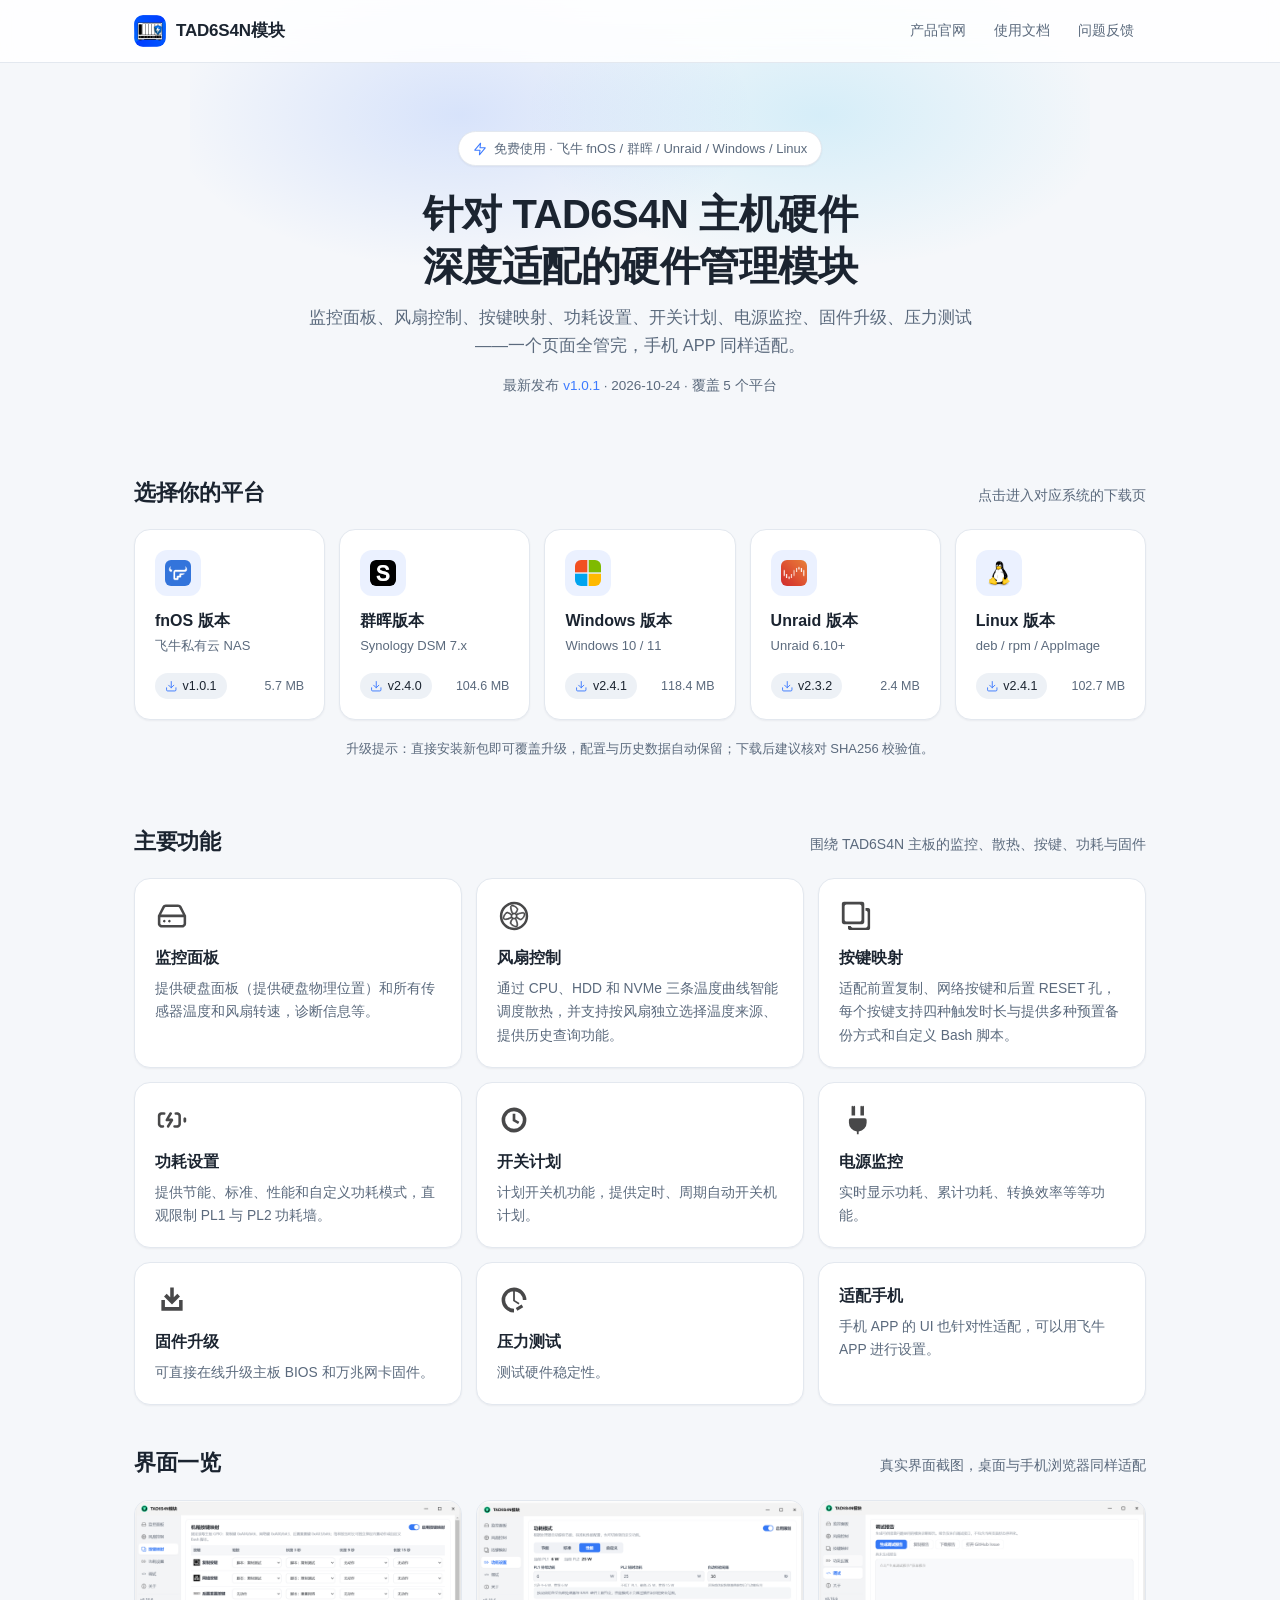
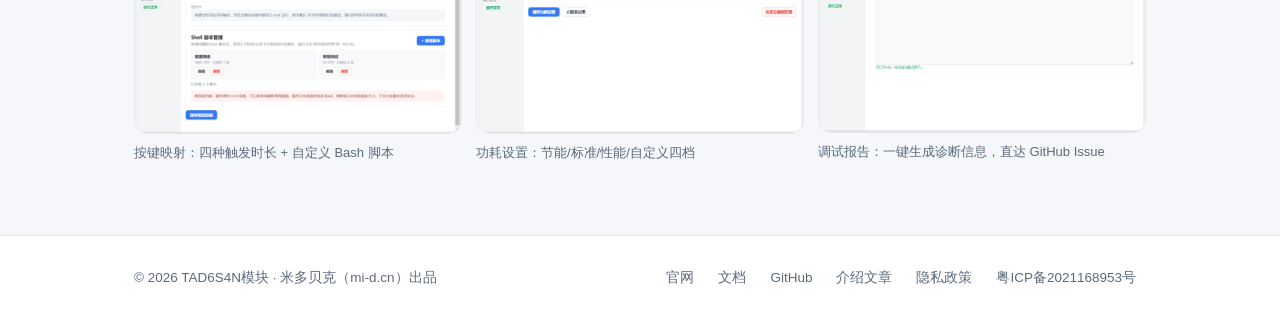
<file: release-page/index.html>
<!doctype html>
<html lang="zh-CN">
<head>
<meta charset="utf-8">
<meta name="viewport" content="width=device-width, initial-scale=1">
<meta name="description" content="TAD6S4N模块全平台发布页：支持 fnOS、群晖、Windows、Unraid 与 Linux，下载最新版本并查看更新日志。">
<link rel="icon" type="image/png" href="assets/logo.png">
<title>TAD6S4N模块 · 软件发布页</title>
<style>
/* ========== 主题变量（浅色 / 深色自适应） ========== */
:root{
  color-scheme: light;
  --bg:#f5f7fa;
  --surface:#ffffff;
  --surface-2:#edf1f6;
  --text:#1b2430;
  --text-2:#5b6a7d;
  --border:#e3e8ef;
  --border-strong:#cfd8e3;
  --brand:#3d7bff;
  --brand-2:#22b8ee;
  --brand-soft:rgba(61,123,255,.10);
  --blue-soft:rgba(61,123,255,.12);
  --green:#0e9f5f;
  --green-soft:rgba(16,185,129,.13);
  --orange:#c2620a;
  --orange-soft:rgba(245,158,11,.16);
  --shadow-card:0 1px 2px rgba(16,24,40,.05);
  --shadow-lift:0 14px 34px rgba(16,24,40,.12);
  --glow-1:rgba(61,123,255,.16);
  --glow-2:rgba(34,184,238,.15);
}
@media (prefers-color-scheme: dark){
  :root{
    color-scheme: dark;
    --bg:#0e141f;
    --surface:#161e2c;
    --surface-2:#1e2839;
    --text:#e7edf6;
    --text-2:#90a1b7;
    --border:#26334a;
    --border-strong:#374865;
    --brand:#5c8dff;
    --brand-2:#2cc5f2;
    --brand-soft:rgba(92,141,255,.15);
    --blue-soft:rgba(92,141,255,.17);
    --green:#34d399;
    --green-soft:rgba(52,211,153,.15);
    --orange:#f5a623;
    --orange-soft:rgba(245,166,35,.16);
    --shadow-card:0 1px 2px rgba(0,0,0,.35);
    --shadow-lift:0 14px 34px rgba(0,0,0,.5);
    --glow-1:rgba(92,141,255,.14);
    --glow-2:rgba(44,197,242,.12);
  }
}

/* ========== 基础 ========== */
*{box-sizing:border-box}
html{scroll-behavior:smooth}
body{
  margin:0;
  font-family:-apple-system,BlinkMacSystemFont,"Segoe UI","PingFang SC","Hiragino Sans GB","Microsoft YaHei",sans-serif;
  background:var(--bg);
  color:var(--text);
  line-height:1.65;
  -webkit-font-smoothing:antialiased;
  min-height:100vh;
  display:flex;
  flex-direction:column;
  overflow-x:clip; /* hero 光晕装饰层在窄屏下不产生横向滚动 */
}
main{flex:1}
a{color:inherit;text-decoration:none}
.icon{width:1.25em;height:1.25em;flex:none;vertical-align:-.25em}
.container{max-width:1060px;margin:0 auto;padding:0 24px;width:100%}
code{background:var(--surface-2);border-radius:6px;padding:1.5px 7px;font-size:12.5px;font-family:ui-monospace,SFMono-Regular,Consolas,monospace}

/* ========== 顶部导航 ========== */
.site-header{
  position:sticky;top:0;z-index:20;
  background:color-mix(in srgb,var(--surface) 85%,transparent);
  backdrop-filter:blur(12px);
  -webkit-backdrop-filter:blur(12px);
  border-bottom:1px solid var(--border);
}
.header-inner{display:flex;align-items:center;gap:12px;height:62px}
.brand{display:flex;align-items:center;gap:10px;font-weight:600;font-size:17px;letter-spacing:-.2px}
.brand-logo{width:32px;height:32px;border-radius:9px;flex:none;display:block}
.header-nav{margin-left:auto;display:flex;gap:4px;flex-wrap:wrap}
.header-nav a{padding:7px 12px;border-radius:8px;color:var(--text-2);font-size:14px;transition:.15s}
.header-nav a:hover{color:var(--text);background:var(--surface-2)}

/* ========== 首页 Hero ========== */
.hero{padding:68px 0 36px;text-align:center;position:relative}
.hero::before{
  content:"";position:absolute;left:50%;top:-140px;transform:translateX(-50%);
  width:900px;height:480px;pointer-events:none;
  background:
    radial-gradient(420px 220px at 30% 40%,var(--glow-1),transparent 70%),
    radial-gradient(420px 220px at 70% 40%,var(--glow-2),transparent 70%);
}
.hero>*{position:relative}
.eyebrow{
  display:inline-flex;align-items:center;gap:7px;
  padding:6px 14px;border:1px solid var(--border);border-radius:999px;
  background:var(--surface);color:var(--text-2);font-size:13px;box-shadow:var(--shadow-card);
}
.eyebrow .icon{width:14px;height:14px;color:var(--brand)}
.hero h1{font-size:40px;line-height:1.3;letter-spacing:-.5px;margin:22px 0 12px}
.hero .lead{max-width:680px;margin:0 auto;color:var(--text-2);font-size:16.5px}
.hero-meta{margin-top:16px;font-size:13.5px;color:var(--text-2)}
.hero-meta b{color:var(--brand);font-weight:500}

/* ========== 平台选择 ========== */
.pick{padding:28px 0 40px}
.section-head{display:flex;align-items:baseline;justify-content:space-between;gap:12px;margin-bottom:18px;flex-wrap:wrap}
.section-head h2{font-size:22px;margin:0;letter-spacing:-.3px}
.section-head .sub{color:var(--text-2);font-size:14px}
.platform-grid{display:grid;grid-template-columns:repeat(auto-fit,minmax(186px,1fr));gap:14px}
.platform-card{
  position:relative;display:flex;flex-direction:column;gap:14px;
  padding:20px;background:var(--surface);
  border:1px solid var(--border);border-radius:16px;
  box-shadow:var(--shadow-card);
  transition:transform .18s ease,box-shadow .18s ease,border-color .18s ease;
}
.platform-card:hover{
  transform:translateY(-3px);
  border-color:color-mix(in srgb,var(--brand) 40%,var(--border));
  box-shadow:var(--shadow-lift);
}
.p-icon{
  width:46px;height:46px;border-radius:12px;flex:none;
  display:grid;place-items:center;
  background:var(--brand-soft);color:var(--brand);
}
.p-icon .icon{width:24px;height:24px}
.p-icon.big{width:60px;height:60px;border-radius:16px}
.p-icon.big .icon{width:30px;height:30px}
.p-logo{width:26px;height:26px;object-fit:contain;display:block;border-radius:6px}
.p-icon.big .p-logo{width:36px;height:36px;border-radius:8px}
.p-icon-fb{font-weight:600;color:var(--brand);font-size:17px;line-height:1}
.p-icon.big .p-icon-fb{font-size:24px}
.platform-card h3{margin:0;font-size:16px;line-height:1.4}
.p-sub{color:var(--text-2);font-size:13px;margin-top:1px}
.p-meta{margin-top:auto;display:flex;align-items:center;justify-content:space-between;gap:8px;font-size:12.5px;color:var(--text-2)}
.ver-chip{
  display:inline-flex;align-items:center;gap:5px;
  padding:3px 10px;border-radius:999px;
  background:var(--surface-2);color:var(--text);
  font-weight:500;font-size:12.5px;font-variant-numeric:tabular-nums;
}
.ver-chip .icon{width:12.5px;height:12.5px;color:var(--brand)}
.p-arrow{
  position:absolute;top:18px;right:16px;color:var(--brand);
  opacity:0;transform:translateX(-4px);transition:.18s ease;
}
.p-arrow .icon{width:17px;height:17px}
.platform-card:hover .p-arrow,.platform-card:focus-visible .p-arrow{opacity:1;transform:translateX(0)}

/* ========== 平台下载页 ========== */
.back{
  display:inline-flex;align-items:center;gap:6px;
  margin:26px 0 18px;padding:6px 11px 6px 8px;border-radius:9px;
  color:var(--text-2);font-size:14px;transition:.15s;
}
.back:hover{color:var(--text);background:var(--surface-2)}
.plat-head{display:flex;gap:16px;align-items:center}
.plat-title{margin:0;font-size:28px;letter-spacing:-.4px;line-height:1.3}
.plat-title:focus{outline:none}
.plat-desc{margin:4px 0 0;color:var(--text-2);font-size:14.5px}

.download-card{
  margin-top:26px;padding:30px;
  background:var(--surface);border:1px solid var(--border);border-radius:20px;
  box-shadow:var(--shadow-card);
}
.rel-meta{display:flex;align-items:center;gap:12px;flex-wrap:wrap}
.ver-big{font-size:27px;font-weight:600;letter-spacing:-.4px;font-variant-numeric:tabular-nums}
.rel-date{color:var(--text-2);font-size:14px}
.badge-latest{
  display:inline-flex;align-items:center;
  padding:3px 11px;border-radius:999px;
  background:linear-gradient(135deg,var(--brand),var(--brand-2));
  color:#fff;font-size:12px;font-weight:500;letter-spacing:.3px;
}
.actions{display:flex;gap:12px;flex-wrap:wrap;margin-top:22px}
.btn{
  display:inline-flex;align-items:center;justify-content:center;gap:8px;
  height:48px;padding:0 24px;border-radius:12px;
  font-size:15px;font-weight:500;font-family:inherit;
  border:1px solid transparent;cursor:pointer;
  transition:transform .15s ease,box-shadow .15s ease,filter .15s ease,background .15s ease,border-color .15s ease;
  flex:1 1 220px;
}
.btn .icon{width:18px;height:18px}
.btn-primary{
  background:linear-gradient(135deg,var(--brand),var(--brand-2));
  color:#fff;box-shadow:0 8px 20px var(--blue-soft);
}
.btn-primary:hover{filter:brightness(1.06);transform:translateY(-1px);box-shadow:0 10px 24px var(--blue-soft)}
.btn-secondary{background:var(--surface);border-color:var(--border-strong);color:var(--text)}
.btn-secondary:hover{background:var(--surface-2);transform:translateY(-1px)}
.btn-sm{height:36px;padding:0 16px;font-size:13.5px;border-radius:10px;flex:none}
.btn-sm .icon{width:15px;height:15px}
.file-line{
  margin-top:16px;color:var(--text-2);font-size:13px;
  font-family:ui-monospace,SFMono-Regular,Consolas,monospace;
  word-break:break-all;
}
.assets{margin-top:22px;padding-top:18px;border-top:1px dashed var(--border)}
.assets h4{margin:0 0 10px;font-size:13px;font-weight:500;color:var(--text-2)}
.asset-row{
  display:flex;align-items:center;gap:14px;flex-wrap:wrap;
  padding:11px 14px;margin-bottom:9px;
  border:1px solid var(--border);border-radius:13px;
  transition:border-color .15s;
}
.asset-row:hover{border-color:var(--border-strong)}
.asset-row>div:first-child{flex:1 1 260px;min-width:0}
.a-name{font-size:13px;font-family:ui-monospace,SFMono-Regular,Consolas,monospace;word-break:break-all}
.a-meta{color:var(--text-2);font-size:12.5px;margin-top:2px}
.install-tip{
  display:flex;gap:10px;align-items:flex-start;
  margin-top:22px;padding:13px 16px;border-radius:13px;
  background:var(--brand-soft);color:var(--text);font-size:13.5px;line-height:1.7;
}
.install-tip .icon{width:17px;height:17px;color:var(--brand);margin-top:3px;flex:none}

/* ========== 更新日志 ========== */
.changelog{margin:56px 0 84px;scroll-margin-top:84px;border-radius:16px}
.changelog.flash{animation:flashBg 1.1s ease}
@keyframes flashBg{0%{background:var(--brand-soft)}100%{background:transparent}}
.changelog h2{margin:0;font-size:22px;letter-spacing:-.3px}
.ch-sub{margin:6px 0 26px;color:var(--text-2);font-size:14px}
.timeline{position:relative;padding-left:30px}
.timeline::before{
  content:"";position:absolute;left:8px;top:8px;bottom:14px;width:2px;
  background:var(--border);border-radius:2px;
}
.release{position:relative;padding:0 0 34px}
.release:last-child{padding-bottom:4px}
.release::before{
  content:"";position:absolute;left:-28px;top:7px;
  width:14px;height:14px;border-radius:50%;
  background:var(--surface);border:2.5px solid var(--brand);
}
.release.old::before{border-color:var(--border-strong)}
.release.latest::before{background:var(--brand)}
.rel-head{display:flex;align-items:center;gap:11px;flex-wrap:wrap}
.rel-head .v{font-weight:600;font-size:17.5px;font-variant-numeric:tabular-nums}
.rel-head .rel-date{font-size:13.5px}
.group{margin-top:13px}
.group-tag{
  display:inline-flex;align-items:center;
  padding:2px 10px;border-radius:7px;
  font-size:12px;font-weight:500;
}
.tag-new{color:var(--green);background:var(--green-soft)}
.tag-imp{color:var(--brand);background:var(--blue-soft)}
.tag-fix{color:var(--orange);background:var(--orange-soft)}
.group ul{margin:9px 0 0;padding:0;list-style:none}
.group li{position:relative;padding:3px 0 3px 17px;font-size:14.5px}
.group li::before{
  content:"";position:absolute;left:3px;top:13px;
  width:5px;height:5px;border-radius:50%;background:var(--border-strong);
}

/* ========== GitHub 数据来源与 Markdown 日志 ========== */
.src-note{display:flex;align-items:center;gap:6px;flex-wrap:wrap;margin-top:12px;font-size:13px;color:var(--text-2)}
.src-note .icon{width:14px;height:14px;flex:none}
.src-note a{color:var(--brand)}
.rel-link{font-size:12.5px;color:var(--brand);font-weight:400}
.md{margin-top:4px}
.md h3,.md h4,.md h5,.md h6{margin:18px 0 6px;font-size:15px;letter-spacing:0}
.md h3{font-size:16px}
.md p{margin:8px 0;font-size:14.5px}
.md ul,.md ol{margin:8px 0;padding-left:22px}
.md li{margin:4px 0;font-size:14.5px}
.md a{color:var(--brand)}
.md pre{background:var(--surface-2);border-radius:10px;padding:12px 14px;overflow:auto;margin:10px 0}
.md pre code{background:none;padding:0}

/* ========== 主要功能与界面一览 ========== */
.feat-sec{padding:24px 0 12px}
.feat-grid{display:grid;grid-template-columns:repeat(auto-fit,minmax(248px,1fr));gap:14px}
.feat{background:var(--surface);border:1px solid var(--border);border-radius:16px;padding:20px;box-shadow:var(--shadow-card)}
.feat .fico{width:34px;height:34px;display:block;margin-bottom:12px}
.feat h3{margin:0 0 6px;font-size:15.5px}
.feat p{margin:0;color:var(--text-2);font-size:13.8px;line-height:1.7}
@media (prefers-color-scheme: dark){
  .feat .fico{filter:invert(1) brightness(1.15)}
}
.gallery-sec{padding:28px 0 72px}
.shot-grid{display:grid;grid-template-columns:repeat(auto-fit,minmax(260px,1fr));gap:14px}
.shot{margin:0}
.shot img{width:100%;display:block;border:1px solid var(--border);border-radius:14px;background:var(--surface)}
.shot figcaption{margin-top:8px;font-size:13px;color:var(--text-2)}
.install-note{margin:18px 0 0;font-size:13px;color:var(--text-2);text-align:center}

/* ========== 页脚 ========== */
.site-footer{border-top:1px solid var(--border);padding:26px 0;background:var(--surface)}
.footer-inner{
  display:flex;align-items:center;justify-content:space-between;
  gap:10px 24px;flex-wrap:wrap;color:var(--text-2);font-size:13.5px;
}
.footer-links{display:flex;gap:4px;flex-wrap:wrap}
.footer-links a{padding:5px 10px;border-radius:8px}
.footer-links a:hover{color:var(--text);background:var(--surface-2)}

/* ========== 视图切换动画 ========== */
.view{animation:viewIn .28s ease}
@keyframes viewIn{from{opacity:0;transform:translateY(8px)}to{opacity:1;transform:none}}

/* ========== 响应式 ========== */
@media (max-width:640px){
  .hero{padding:44px 0 24px}
  .hero h1{font-size:29px}
  .hero h1 br{display:none}
  .hero .lead{font-size:15px}
  .download-card{padding:22px 18px}
  .plat-title{font-size:23px}
  .ver-big{font-size:23px}
  .actions .btn{flex:1 1 100%}
  .btn{flex-basis:auto}
  .asset-row .btn-sm{width:100%}
  .header-nav{display:none}
}
@media (prefers-reduced-motion: reduce){
  html{scroll-behavior:auto}
  *,*::before,*::after{animation:none!important;transition:none!important}
}
</style>
</head>
<body>

<header class="site-header">
  <div class="container header-inner">
    <a class="brand" href="#/">
      <img class="brand-logo" src="assets/logo.png" alt="TAD6S4N模块 logo" width="32" height="32">
      <span id="brand-name">TAD6S4N模块</span>
    </a>
    <nav class="header-nav" aria-label="站点导航">
      <!-- 问题反馈暂为占位链接，部署时替换为真实地址 -->
      <a href="https://mi-d.cn" target="_blank" rel="noopener">产品官网</a>
      <a href="https://mi-d.cn/10938" target="_blank" rel="noopener">使用文档</a>
      <a href="https://github.com/luodaoyi/TAD6S4N10G-fnos/issues" target="_blank" rel="noopener">问题反馈</a>
    </nav>
  </div>
</header>

<main id="app">
  <!-- ========== 首页：平台选择 ========== -->
  <section id="view-home" class="view" aria-label="选择平台">
    <div class="container">
      <div class="hero">
        <span class="eyebrow"><i data-icon="zap" aria-hidden="true"></i><span id="eyebrow-text">免费使用 · 飞牛 fnOS / 群晖 / Unraid / Windows / Linux</span></span>
        <h1 id="hero-title">针对 TAD6S4N 主机硬件<br>深度适配的硬件管理模块</h1>
        <p class="lead" id="hero-lead">监控面板、风扇控制、按键映射、功耗设置、开关计划、电源监控、固件升级、压力测试——一个页面全管完，手机 APP 同样适配。</p>
        <p class="hero-meta" id="hero-meta"></p>
      </div>
      <div class="pick">
        <div class="section-head">
          <h2>选择你的平台</h2>
          <span class="sub">点击进入对应系统的下载页</span>
        </div>
        <div class="platform-grid" id="platform-grid"><!-- JS 渲染 --></div>
        <p class="install-note">升级提示：直接安装新包即可覆盖升级，配置与历史数据自动保留；下载后建议核对 SHA256 校验值。</p>
      </div>
      <section class="feat-sec" aria-label="主要功能">
        <div class="section-head">
          <h2>主要功能</h2>
          <span class="sub">围绕 TAD6S4N 主板的监控、散热、按键、功耗与固件</span>
        </div>
        <div class="feat-grid">
          <div class="feat"><img class="fico" src="assets/feature-icons/monitor.svg" alt="" loading="lazy"><h3>监控面板</h3><p>提供硬盘面板（提供硬盘物理位置）和所有传感器温度和风扇转速，诊断信息等。</p></div>
          <div class="feat"><img class="fico" src="assets/feature-icons/fan.svg" alt="" loading="lazy"><h3>风扇控制</h3><p>通过 CPU、HDD 和 NVMe 三条温度曲线智能调度散热，并支持按风扇独立选择温度来源、提供历史查询功能。</p></div>
          <div class="feat"><img class="fico" src="assets/feature-icons/keys.svg" alt="" loading="lazy"><h3>按键映射</h3><p>适配前置复制、网络按键和后置 RESET 孔，每个按键支持四种触发时长与提供多种预置备份方式和自定义 Bash 脚本。</p></div>
          <div class="feat"><img class="fico" src="assets/feature-icons/power.svg" alt="" loading="lazy"><h3>功耗设置</h3><p>提供节能、标准、性能和自定义功耗模式，直观限制 PL1 与 PL2 功耗墙。</p></div>
          <div class="feat"><img class="fico" src="assets/feature-icons/schedule.svg" alt="" loading="lazy"><h3>开关计划</h3><p>计划开关机功能，提供定时、周期自动开关机计划。</p></div>
          <div class="feat"><img class="fico" src="assets/feature-icons/psu.svg" alt="" loading="lazy"><h3>电源监控</h3><p>实时显示功耗、累计功耗、转换效率等等功能。</p></div>
          <div class="feat"><img class="fico" src="assets/feature-icons/firmware.svg" alt="" loading="lazy"><h3>固件升级</h3><p>可直接在线升级主板 BIOS 和万兆网卡固件。</p></div>
          <div class="feat"><img class="fico" src="assets/feature-icons/stress.svg" alt="" loading="lazy"><h3>压力测试</h3><p>测试硬件稳定性。</p></div>
          <div class="feat"><h3>适配手机</h3><p>手机 APP 的 UI 也针对性适配，可以用飞牛 APP 进行设置。</p></div>
        </div>
      </section>
      <section class="gallery-sec" aria-label="界面一览">
        <div class="section-head">
          <h2>界面一览</h2>
          <span class="sub">真实界面截图，桌面与手机浏览器同样适配</span>
        </div>
        <div class="shot-grid">
          <figure class="shot"><img src="assets/screenshots/screenshot_1.png" alt="按键映射界面" loading="lazy"><figcaption>按键映射：四种触发时长 + 自定义 Bash 脚本</figcaption></figure>
          <figure class="shot"><img src="assets/screenshots/screenshot_2.png" alt="功耗设置界面" loading="lazy"><figcaption>功耗设置：节能/标准/性能/自定义四档</figcaption></figure>
          <figure class="shot"><img src="assets/screenshots/screenshot_3.png" alt="调试报告界面" loading="lazy"><figcaption>调试报告：一键生成诊断信息，直达 GitHub Issue</figcaption></figure>
        </div>
      </section>
    </div>
  </section>

  <!-- ========== 平台下载页（JS 渲染） ========== -->
  <section id="view-platform" class="view" hidden></section>
</main>

<footer class="site-footer">
  <div class="container footer-inner">
    <span>© 2026 TAD6S4N模块 · 米多贝克（mi-d.cn）出品</span>
    <nav class="footer-links" aria-label="页脚链接">
      <a href="https://mi-d.cn" target="_blank" rel="noopener">官网</a>
      <a href="https://mi-d.cn/10938" target="_blank" rel="noopener">文档</a>
      <a href="https://github.com/luodaoyi/TAD6S4N10G-fnos" target="_blank" rel="noopener">GitHub</a>
      <a href="https://mi-d.cn/12090" target="_blank" rel="noopener">介绍文章</a>
      <a href="#" data-stub>隐私政策</a>
      <a href="https://beian.miit.gov.cn/" target="_blank" rel="noopener">粤ICP备2021168953号</a>
    </nav>
  </div>
</footer>

<script>
/* =====================================================================
 * ★★★ 站点配置与发布数据（维护时只需修改本区域） ★★★
 *
 * 数据来源：每个平台可配置 repo: "用户名/仓库名"，页面会自动读取该仓库
 * 的 GitHub Releases（版本号、附件下载、更新日志正文），可以是自己的
 * 仓库，也可以是其它人的公开仓库，例如：
 *   repo: "luodaoyi/TAD6S4N10G-fnos"
 *   prefer:  可选，主下载附件的匹配正则（命中的排第一位）
 *   exclude: 可选，需要从下载列表排除的附件正则
 * repo 留空（null）或拉取失败时，使用下方 latest / changelog 内置数据
 * 兜底展示。拉取结果缓存 10 分钟，避免触发 GitHub 接口限流（每小时 60 次）。
 * ===================================================================== */
const SITE = {
  productName: "TAD6S4N模块",
  title: "TAD6S4N模块 · 软件发布页"
};

const PLATFORMS = [
  {
    id: "fnos",
    name: "fnOS 版本",
    sub: "飞牛私有云 NAS",
    desc: "适用于飞牛私有云 fnOS 4.0 及以上版本 · x86_64 架构",
    iconUrl: "https://www.fnnas.com/favicon.ico",
    iconLocal: "assets/icons/fnos.png",
    repo: "luodaoyi/TAD6S4N10G-fnos",
    prefer: "\\.fpk$",
    exclude: "^tank-",
    tip: "打开 fnOS「应用中心 → 手动安装」，选择下载的 <code>.fpk</code> 安装包完成安装。",
    latest: {
      version: "1.0.1",
      date: "2026-10-24",
      assets: [
        { label: "fnOS 安装包", file: "tad-module.fpk", arch: "x86_64", size: "5.7 MB", url: "https://github.com/luodaoyi/TAD6S4N10G-fnos/releases/download/v1.0.1/tad-module.fpk" }
      ]
    },
    changelog: [
      {
        version: "1.0.1", date: "2026-10-24",
        fix: ["RTC 状态按 NAS 系统时区显示，与飞牛桌面时间保持一致"]
      },
      {
        version: "1.0.0", date: "2026-10-24",
        new: ["首个正式版：图形化备份与自动备份、三曲线风扇模式、硬盘面板、传感器显示、BIOS/网卡固件管理、压力测试与历史温度图表"]
      }
    ]
  },
  {
    id: "synology",
    name: "群晖版本",
    sub: "Synology DSM 7.x",
    desc: "适用于 DSM 7.0 – 7.2 · 提供 x86_64 与 ARM64 套件",
    iconUrl: "https://fileres.synology.com/images/common/favicon/syno/icon-96x96.png",
    iconLocal: "assets/icons/synology.png",
    repo: null,
    tip: "推荐在「套件中心」搜索安装；手动安装请进入套件中心 → 手动安装，上传 <code>.spk</code> 文件。",
    latest: {
      version: "2.4.0",
      date: "2026-10-18",
      assets: [
        { label: "DSM 7 套件", file: "tad6s4n_dsm7_2.4.0_x86_64.spk", arch: "x86_64", size: "104.6 MB", url: "#" },
        { label: "DSM 7 套件", file: "tad6s4n_dsm7_2.4.0_arm64.spk", arch: "ARM64", size: "89.2 MB", url: "#" }
      ]
    },
    changelog: [
      {
        version: "2.4.0", date: "2026-10-18",
        new: ["支持套件中心在线检测更新"],
        imp: ["适配 DSM 7.2 权限模型，安装更顺畅", "缩略图生成速度提升"],
        fix: ["修复部分 ARM 机型上浏览大目录时崩溃的问题"]
      },
      {
        version: "2.3.2", date: "2026-09-20",
        fix: ["修复 DSM 7.2 权限变更后无法写入共享文件夹的问题", "修复任务暂停后 CPU 占用偏高的问题"]
      },
      {
        version: "2.3.0", date: "2026-08-30",
        new: ["支持多任务并行传输", "新增按共享文件夹粒度的备份计划"],
        imp: ["索引速度提升约 35%"]
      },
      {
        version: "2.2.0", date: "2026-07-15",
        new: ["全面支持 DSM 7.0 / 7.1 / 7.2"],
        fix: ["修复更换端口后无法连接的问题"]
      },
      {
        version: "2.1.0", date: "2026-06-10",
        new: ["群晖平台首个正式版本"]
      }
    ]
  },
  {
    id: "windows",
    name: "Windows 版本",
    sub: "Windows 10 / 11",
    desc: "适用于 Windows 10（1909）及以上 · 提供 x64 与 ARM64 安装包",
    iconUrl: "https://www.microsoft.com/favicon.ico",
    iconLocal: "assets/icons/windows.png",
    repo: null,
    tip: "双击运行安装程序，按向导完成安装；便携版解压后直接运行 <code>TAD6S4N.exe</code> 即可。",
    latest: {
      version: "2.4.1",
      date: "2026-10-23",
      assets: [
        { label: "安装版 x64", file: "tad6s4n_setup_2.4.1_x64.exe", arch: "x64", size: "118.4 MB", url: "#" },
        { label: "便携版 x64", file: "tad6s4n_portable_2.4.1_x64.zip", arch: "x64", size: "156.8 MB", url: "#" },
        { label: "安装版 ARM64", file: "tad6s4n_setup_2.4.1_arm64.exe", arch: "ARM64", size: "106.1 MB", url: "#" }
      ]
    },
    changelog: [
      {
        version: "2.4.1", date: "2026-10-23",
        fix: ["修复部分设备启动时白屏的问题", "修复系统托盘图标在高分屏下模糊的问题"]
      },
      {
        version: "2.4.0", date: "2026-10-15",
        new: ["新增虚拟磁盘映射，可在资源管理器中直接浏览云端文件", "新增开机自启动与静默启动选项"],
        imp: ["全局文件搜索速度提升", "降低后台内存占用"],
        fix: ["修复 Windows 10 1909 下安装界面卡住的问题"]
      },
      {
        version: "2.3.2", date: "2026-09-18",
        fix: ["修复与部分安全软件冲突导致的更新失败", "修复 NTFS 稀疏文件同步异常"]
      },
      {
        version: "2.3.0", date: "2026-08-28",
        new: ["新增深色模式界面"],
        imp: ["安装器支持静默安装参数（/S）"]
      },
      {
        version: "2.2.0", date: "2026-07-08",
        fix: ["修复代理自动检测在某些网络环境下失败的问题"]
      },
      {
        version: "2.1.0", date: "2026-05-30",
        new: ["Windows 平台首个正式版本，支持文件同步与备份"]
      }
    ]
  },
  {
    id: "unraid",
    name: "Unraid 版本",
    sub: "Unraid 6.10+",
    desc: "适用于 Unraid 6.10 及以上版本 · 以插件方式安装",
    iconUrl: "https://github.com/unraid.png",
    iconLocal: "assets/icons/unraid.png",
    repo: null,
    tip: "在 Unraid「Apps / 插件」中搜索安装，或下载 <code>.plg</code> 后通过「Install Plugin」安装。",
    latest: {
      version: "2.3.2",
      date: "2026-09-26",
      assets: [
        { label: "Unraid 插件", file: "tad6s4n_unraid_2.3.2.plg", arch: "通用", size: "2.4 MB", url: "#" }
      ]
    },
    changelog: [
      {
        version: "2.3.2", date: "2026-09-26",
        imp: ["降低校验（Parity Check）期间的磁盘 IO 优先级"],
        fix: ["修复停止阵列时后台进程未正常退出的问题"]
      },
      {
        version: "2.3.0", date: "2026-08-30",
        new: ["支持 Community Applications 一键安装", "新增 Unassigned Devices 设备同步支持"],
        fix: ["修复开机插件自启动偶发失败的问题"]
      },
      {
        version: "2.2.0", date: "2026-07-08",
        imp: ["插件设置界面适配 Unraid 深色主题"],
        fix: ["修复大文件校验偶发超时的问题"]
      },
      {
        version: "2.1.0", date: "2026-06-01",
        new: ["Unraid 平台首个正式版本，提供 .plg 插件安装方式"]
      }
    ]
  },
  {
    id: "linux",
    name: "Linux 版本",
    sub: "deb / rpm / AppImage",
    desc: "提供 deb、rpm 与 AppImage 三种格式 · 支持 x86_64 与 ARM64",
    iconUrl: "https://www.kernel.org/theme/images/logos/favicon.png",
    iconLocal: "assets/icons/linux.png",
    repo: null,
    tip: "deb 系：<code>sudo apt install ./tad6s4n_amd64.deb</code>；rpm 系：<code>sudo dnf install ./tad6s4n.x86_64.rpm</code>；AppImage：<code>chmod +x</code> 后直接运行。",
    latest: {
      version: "2.4.1",
      date: "2026-10-23",
      assets: [
        { label: "deb 包", file: "tad6s4n_2.4.1_amd64.deb", arch: "x86_64", size: "102.7 MB", url: "#" },
        { label: "rpm 包", file: "tad6s4n_2.4.1_x86_64.rpm", arch: "x86_64", size: "104.9 MB", url: "#" },
        { label: "AppImage", file: "TAD6S4N_2.4.1_x86_64.AppImage", arch: "x86_64", size: "158.3 MB", url: "#" },
        { label: "deb 包", file: "tad6s4n_2.4.1_arm64.deb", arch: "ARM64", size: "96.5 MB", url: "#" }
      ]
    },
    changelog: [
      {
        version: "2.4.1", date: "2026-10-23",
        fix: ["修复 AppImage 在 Ubuntu 24.04 下无法启动的问题", "修复 GNOME 下系统托盘图标不显示的问题"]
      },
      {
        version: "2.4.0", date: "2026-10-15",
        new: ["新增官方 apt / dnf 软件源，支持系统自动更新"],
        imp: ["完善 Wayland 下的窗口与托盘体验"],
        fix: ["修复 arm64 设备上选择同步目录时崩溃的问题"]
      },
      {
        version: "2.3.2", date: "2026-09-18",
        imp: ["降低常驻进程内存占用"],
        fix: ["修复 inotify 监听数量超限导致的漏同步"]
      },
      {
        version: "2.3.0", date: "2026-08-28",
        new: ["新增命令行管理工具 tad6s4n-cli"],
        imp: ["systemd 服务单元更规范，支持开机自启"]
      },
      {
        version: "2.2.0", date: "2026-07-08",
        new: ["提供 AppImage 免安装格式"]
      },
      {
        version: "2.1.0", date: "2026-05-30",
        new: ["Linux 平台首个正式版本，提供 deb / rpm 安装包"]
      }
    ]
  }
];

/* ===================== 以下为页面逻辑，一般无需修改 ===================== */

/* 内联图标（描边风格，跟随文字颜色） */
const ICONS = {
  download: '<path d="M21 15v4a2 2 0 0 1-2 2H5a2 2 0 0 1-2-2v-4"/><polyline points="7 10 12 15 17 10"/><line x1="12" y1="3" x2="12" y2="15"/>',
  history: '<path d="M3 12a9 9 0 1 0 2.64-6.36L3 8"/><path d="M3 3v5h5"/><polyline points="12 7 12 12 15 15"/>',
  back: '<line x1="19" y1="12" x2="5" y2="12"/><polyline points="12 19 5 12 12 5"/>',
  info: '<circle cx="12" cy="12" r="9"/><line x1="12" y1="11" x2="12" y2="16"/><line x1="12" y1="8" x2="12.01" y2="8"/>',
  zap: '<polygon points="13 2 3 14 12 14 11 22 21 10 12 10 13 2"/>',
  arrow: '<line x1="5" y1="12" x2="19" y2="12"/><polyline points="12 5 19 12 12 19"/>',
  link: '<path d="M10 13a5 5 0 0 0 7.54.54l3-3a5 5 0 0 0-7.07-7.07l-1.72 1.71"/><path d="M14 11a5 5 0 0 0-7.54-.54l-3 3a5 5 0 0 0 7.07 7.07l1.71-1.71"/>'
};
function icon(name){
  return '<svg class="icon" viewBox="0 0 24 24" fill="none" stroke="currentColor" stroke-width="1.8" stroke-linecap="round" stroke-linejoin="round" aria-hidden="true">' + (ICONS[name] || "") + "</svg>";
}
/* 静态占位图标（data-icon） */
document.querySelectorAll("[data-icon]").forEach(el => {
  el.outerHTML = icon(el.getAttribute("data-icon"));
});

/* 品牌与文案 */
document.getElementById("brand-name").textContent = SITE.productName;
document.title = SITE.title;

/* ===================== GitHub Releases 动态数据 ===================== */
/* 每个平台的数据状态：内置数据先行渲染，GitHub 拉取成功后整体替换 */
const GH_TTL = 10 * 60 * 1000;
const state = {};
function stOf(p){
  if(!state[p.id]) state[p.id] = { latest: p.latest, changelog: p.changelog, changelogSrc: "static", loading: false, error: false };
  return state[p.id];
}
PLATFORMS.forEach(stOf);

function esc(s){
  return String(s).replace(/&/g, "&amp;").replace(/</g, "&lt;").replace(/>/g, "&gt;").replace(/"/g, "&quot;");
}
function fmtDate(iso){
  const d = new Date(iso);
  if(isNaN(d)) return "";
  const pad = function(n){ return String(n).padStart(2, "0"); };
  return d.getFullYear() + "-" + pad(d.getMonth() + 1) + "-" + pad(d.getDate());
}
function humanSize(bytes){
  if(!Number.isFinite(bytes) || bytes <= 0) return "";
  if(bytes >= 1073741824) return (bytes / 1073741824).toFixed(2) + " GB";
  if(bytes >= 1048576) return (bytes / 1048576).toFixed(1) + " MB";
  return Math.max(1, Math.round(bytes / 1024)) + " KB";
}
function tagVer(tag){ return String(tag || "").replace(/^v/i, ""); }

/* localStorage 缓存：10 分钟内不重复请求；请求失败时允许用过期缓存兜底 */
function cacheGet(key, allowStale){
  try{
    const v = JSON.parse(localStorage.getItem("ghrel:" + key));
    if(!v) return null;
    if(Date.now() - v.t < GH_TTL) return { fresh: true, data: v.d };
    return allowStale ? { fresh: false, data: v.d } : null;
  }catch(e){ return null; }
}
function cacheSet(key, data){
  try{ localStorage.setItem("ghrel:" + key, JSON.stringify({ t: Date.now(), d: data })); }catch(e){}
}
async function ghApi(path, key){
  const hit = cacheGet(key, true);
  if(hit && hit.fresh) return hit.data;
  try{
    const res = await fetch("https://api.github.com" + path, {
      headers: { "Accept": "application/vnd.github+json" },
      signal: AbortSignal.timeout(8000)
    });
    if(!res.ok) throw new Error("GitHub API HTTP " + res.status);
    const data = await res.json();
    cacheSet(key, data);
    return data;
  }catch(e){
    if(hit) return hit.data;
    throw e;
  }
}

/* 把仓库 Release 数据归一化为页面使用的结构；prefer 命中的附件排最前（作为主下载） */
function normLatest(rel, p){
  const excl = p.exclude ? new RegExp(p.exclude, "i") : null;
  let assets = (rel.assets || [])
    .filter(function(a){ return !/\.sha256$|\.sha2$|\.sig$|\.asc$/i.test(a.name); })
    .filter(function(a){ return !(excl && excl.test(a.name)); })
    .map(function(a){ return { label: a.name, file: a.name, arch: "", size: humanSize(a.size), url: a.browser_download_url }; });
  const preferRe = p.prefer ? new RegExp(p.prefer, "i") : null;
  if(preferRe){
    assets.sort(function(a, b){ return (preferRe.test(b.file) ? 1 : 0) - (preferRe.test(a.file) ? 1 : 0); });
  }
  return { version: tagVer(rel.tag_name), date: fmtDate(rel.published_at), assets: assets };
}
function normRelease(r){
  return { version: tagVer(r.tag_name), date: fmtDate(r.published_at), body: r.body || "", url: r.html_url || "" };
}

/* 轻量 Markdown 渲染（零依赖）：内容先整体转义再生成白名单标签，防 XSS */
function mdInline(t){
  const codes = [];
  t = t.replace(/`([^`]+)`/g, function(_, c){ codes.push(c); return "\x00" + (codes.length - 1) + "\x00"; });
  t = t.replace(/\*\*([^*]+)\*\*/g, "<strong>$1</strong>");
  t = t.replace(/\[([^\]]+)\]\((https?:\/\/[^)\s]+)\)/g, '<a href="$2" target="_blank" rel="noopener noreferrer">$1</a>');
  t = t.replace(/\x00(\d+)\x00/g, function(_, i){ return "<code>" + codes[+i] + "</code>"; });
  return t;
}
function mdToHtml(src){
  const lines = String(src || "").replace(/\r\n?/g, "\n").split("\n");
  let html = "", para = [], list = null, ordered = false, code = null;
  const flushP = function(){
    if(para.length){ html += "<p>" + para.map(mdInline).join("<br>") + "</p>"; para = []; }
  };
  const flushL = function(){
    if(list){
      const tag = ordered ? "ol" : "ul";
      html += "<" + tag + ">" + list.map(function(li){ return "<li>" + mdInline(li) + "</li>"; }).join("") + "</" + tag + ">";
      list = null;
    }
  };
  for(const raw of lines){
    const line = raw.replace(/\s+$/, "");
    if(code !== null){
      if(/^```/.test(line)){ html += "<pre><code>" + esc(code.join("\n")) + "</code></pre>"; code = null; }
      else code.push(raw);
      continue;
    }
    if(/^```/.test(line)){ flushP(); flushL(); code = []; continue; }
    const h = line.match(/^(#{1,6})\s+(.*)/);
    if(h){ flushP(); flushL(); const tag = "h" + Math.min(h[1].length + 2, 6); html += "<" + tag + ">" + mdInline(esc(h[2])) + "</" + tag + ">"; continue; }
    const ul = line.match(/^\s*[-*+]\s+(.*)/);
    if(ul){ flushP(); if(list && ordered) flushL(); if(!list){ list = []; ordered = false; } list.push(esc(ul[1])); continue; }
    const ol = line.match(/^\s*\d+[.、)]\s+(.*)/);
    if(ol){ flushP(); if(list && !ordered) flushL(); if(!list){ list = []; ordered = true; } list.push(esc(ol[1])); continue; }
    if(!line.trim()){ flushP(); flushL(); continue; }
    flushL(); para.push(esc(line));
  }
  if(code !== null) html += "<pre><code>" + esc(code.join("\n")) + "</code></pre>";
  flushP(); flushL();
  return html;
}

/* 同步：latest 用于首页卡片；Releases 列表用于平台页更新日志（保留 body 原文渲染） */
let current = { view: "home", id: null };
function repaint(preserveScroll){
  const y = window.scrollY;
  if(current.view === "home"){
    renderHome();
  }else{
    const p = PLATFORMS.find(function(x){ return x.id === current.id; });
    if(p){
      paintPlatform(p);
      if(preserveScroll) window.scrollTo({ top: y, behavior: "auto" });
    }
  }
}
async function syncLatest(p){
  try{
    const rel = await ghApi("/repos/" + p.repo + "/releases/latest", "latest:" + p.repo);
    if(rel && rel.tag_name){
      const st = stOf(p);
      st.latest = normLatest(rel, p);
      st.error = false;
    }
    repaint(false);
  }catch(e){
    stOf(p).error = true;
    if(current.view === "platform" && current.id === p.id) repaint(true);
  }
}
async function syncReleases(p){
  const st = stOf(p);
  if(st.loading || st.changelogSrc === "github") return;
  st.loading = true;
  repaint(true);
  try{
    const list = await ghApi("/repos/" + p.repo + "/releases?per_page=20", "releases:" + p.repo);
    if(Array.isArray(list) && list.length){
      st.changelog = list.map(normRelease);
      if(list[0].tag_name) st.latest = normLatest(list[0], p);
      st.changelogSrc = "github";
      st.error = false;
    }
  }catch(e){
    st.error = true;
  }
  st.loading = false;
  repaint(true);
}

/* 平台图标：优先热链官方站点图标，失败降级 assets/icons/ 本地副本，再失败用首字母占位 */
function logoImg(p){
  return '<img class="p-logo" src="' + p.iconUrl + '" alt="" loading="lazy" data-local="' + p.iconLocal + '" data-letter="' + p.id.charAt(0).toUpperCase() + '" onerror="platIconFallback(this)">';
}
function platIconFallback(img){
  if(img.getAttribute("data-step") !== "local"){
    img.setAttribute("data-step", "local");
    img.src = img.getAttribute("data-local");
  }else{
    const fb = document.createElement("span");
    fb.className = "p-icon-fb";
    fb.textContent = img.getAttribute("data-letter") || "?";
    img.replaceWith(fb);
  }
}

/* 首页：平台卡片 */
function renderHome(){
  document.getElementById("platform-grid").innerHTML = PLATFORMS.map(function(p){
    const st = stOf(p);
    const a = st.latest.assets[0];
    return '<a class="platform-card" href="#/platform/' + p.id + '" aria-label="进入' + esc(p.name) + '下载页，最新版本 v' + esc(st.latest.version) + '">' +
        '<span class="p-arrow">' + icon("arrow") + "</span>" +
        '<span class="p-icon">' + logoImg(p) + "</span>" +
        '<span class="p-text"><h3>' + esc(p.name) + "</h3><span class='p-sub'>" + esc(p.sub) + "</span></span>" +
        '<span class="p-meta"><span class="ver-chip">' + icon("download") + "v" + esc(st.latest.version) + "</span><span>" + (a ? esc(a.size) : "") + "</span></span>" +
      "</a>";
  }).join("");

  /* 顶部"最新发布"摘要：取全平台日期最新的一条 */
  let newest = PLATFORMS[0];
  PLATFORMS.forEach(function(p){
    if(new Date(stOf(p).latest.date) > new Date(stOf(newest).latest.date)) newest = p;
  });
  document.getElementById("hero-meta").innerHTML =
    "最新发布 <b>v" + esc(stOf(newest).latest.version) + "</b> · " + esc(stOf(newest).latest.date) + " · 覆盖 " + PLATFORMS.length + " 个平台";
}

/* 更新日志条目：GitHub 数据带 body（Markdown 正文），内置数据按分组渲染 */
function releaseHTML(r, i){
  let detail;
  if(r.body != null){
    detail = '<div class="md">' + mdToHtml(r.body) + "</div>";
  }else{
    const groups = [
      ["new", "新增", r.new || []],
      ["imp", "优化", r.imp || []],
      ["fix", "修复", r.fix || []]
    ].filter(function(g){ return g[2].length > 0; });
    detail = groups.map(function(g){
      return '<div class="group"><span class="group-tag tag-' + g[0] + '">' + g[1] + "</span><ul>" +
        g[2].map(function(t){ return "<li>" + t + "</li>"; }).join("") +
        "</ul></div>";
    }).join("");
  }
  return '<div class="release ' + (i === 0 ? "latest" : "old") + '">' +
      '<div class="rel-head"><span class="v">v' + esc(r.version) + "</span>" +
      (i === 0 ? '<span class="badge-latest">最新</span>' : "") +
      '<span class="rel-date">' + esc(r.date) + "</span>" +
      (r.url ? '<a class="rel-link" href="' + esc(r.url) + '" target="_blank" rel="noopener noreferrer">GitHub ↗</a>' : "") +
      "</div>" + detail +
    "</div>";
}

/* 下载链接：占位地址（#）时拦截跳转 */
function dlAttrs(url){
  return 'href="' + url + '"' + (url === "#" ? ' data-stub' : "");
}

/* 平台下载页（paintPlatform 只负责渲染，视图切换见 showPlatform） */
function paintPlatform(p){
  const st = stOf(p);
  const l = st.latest;
  const main = l.assets[0];
  const rest = l.assets.slice(1);
  const fileLine = main ? [main.file, main.arch, main.size].filter(Boolean).join(" · ") : "";

  let srcNote = "";
  if(p.repo){
    const repoLink = '<a href="https://github.com/' + esc(p.repo) + '" target="_blank" rel="noopener noreferrer">' + esc(p.repo) + "</a>";
    if(st.changelogSrc === "github"){
      srcNote = '<div class="src-note">' + icon("link") + "数据来源：" + repoLink + " · 已同步 GitHub Releases</div>";
    }else if(st.loading){
      srcNote = '<div class="src-note">' + icon("link") + "数据来源：" + repoLink + " · 正在获取更新日志…</div>";
    }else if(st.error){
      srcNote = '<div class="src-note">' + icon("info") + "GitHub 数据获取失败，当前展示内置数据</div>";
    }
  }
  const chSub = st.changelogSrc === "github"
    ? "数据来自 GitHub Releases，新版本在上"
    : "以下为" + esc(p.name) + "的历史版本记录，新版本在上";

  document.getElementById("view-platform").innerHTML =
    '<div class="container">' +
      '<a class="back" href="#/">' + icon("back") + "返回选择平台</a>" +
      '<div class="plat-head">' +
        '<span class="p-icon big">' + logoImg(p) + "</span>" +
        "<div><h1 class='plat-title' tabindex='-1'>" + esc(p.name) + "</h1>" +
        '<p class="plat-desc">' + esc(p.desc) + "</p></div>" +
      "</div>" +
      '<div class="download-card">' +
        '<div class="rel-meta"><span class="ver-big">v' + esc(l.version) + '</span><span class="badge-latest">最新版本</span><span class="rel-date">' + esc(l.date) + " 发布</span></div>" +
        '<div class="actions">' +
          "<a class='btn btn-primary' " + dlAttrs(main ? main.url : "#") + ">" + icon("download") + "下载 " + esc(main ? main.label : "安装包") + "</a>" +
          '<button class="btn btn-secondary" type="button" data-goto-log>' + icon("history") + "查看更新日志</button>" +
        "</div>" +
        (fileLine ? '<div class="file-line">' + esc(fileLine) + "</div>" : "") +
        (rest.length > 0
          ? '<div class="assets"><h4>其他格式 / 架构</h4>' + rest.map(function(a){
              const meta = [a.label !== a.file ? a.label : "", a.arch, a.size].filter(Boolean).join(" · ");
              return '<div class="asset-row"><div><div class="a-name">' + esc(a.file) + '</div><div class="a-meta">' + esc(meta) + "</div></div>" +
                "<a class='btn btn-sm btn-secondary' " + dlAttrs(a.url) + ">" + icon("download") + "下载</a></div>";
            }).join("") + "</div>"
          : "") +
        '<div class="install-tip">' + icon("info") + "<div><b>安装说明：</b>" + p.tip + "</div></div>" +
      "</div>" +
      '<div class="changelog" id="changelog-section">' +
        "<h2>更新日志</h2>" +
        '<p class="ch-sub">' + chSub + "</p>" +
        srcNote +
        '<div class="timeline">' + st.changelog.map(releaseHTML).join("") + "</div>" +
      "</div>" +
    "</div>";
}

/* 视图切换 */
const prefersReduced = window.matchMedia("(prefers-reduced-motion: reduce)").matches;
function showHome(){
  current = { view: "home", id: null };
  document.getElementById("view-platform").hidden = true;
  document.getElementById("view-home").hidden = false;
  document.title = SITE.title;
  window.scrollTo({ top: 0, behavior: "auto" });
}
function showPlatform(p){
  current = { view: "platform", id: p.id };
  paintPlatform(p);
  document.getElementById("view-home").hidden = true;
  document.getElementById("view-platform").hidden = false;
  document.title = p.name + "下载 · " + SITE.productName;
  window.scrollTo({ top: 0, behavior: "auto" });
  if(p.repo) syncReleases(p);
}

/* 路由：#/ 为首页，#/platform/<id> 为对应平台下载页 */
function route(){
  const m = location.hash.match(/^#\/platform\/([\w-]+)/);
  const p = m && PLATFORMS.find(function(x){ return x.id === m[1]; });
  if(p) showPlatform(p); else showHome();
}
window.addEventListener("hashchange", route);

/* 全局点击：占位链接（href="#"）不跳转；"查看更新日志"平滑滚动并高亮 */
document.addEventListener("click", function(e){
  const logBtn = e.target.closest("[data-goto-log]");
  if(logBtn){
    const section = document.getElementById("changelog-section");
    section.scrollIntoView({ behavior: prefersReduced ? "auto" : "smooth", block: "start" });
    section.classList.remove("flash");
    void section.offsetWidth; /* 重新触发动画 */
    section.classList.add("flash");
    return;
  }
  const a = e.target.closest("a");
  if(a && a.getAttribute("href") === "#") e.preventDefault();
});

/* 启动：先用内置数据渲染，再异步同步各平台的 GitHub Releases */
renderHome();
route();
PLATFORMS.forEach(function(p){ if(p.repo) syncLatest(p); });
</script>
</body>
</html>
</file>
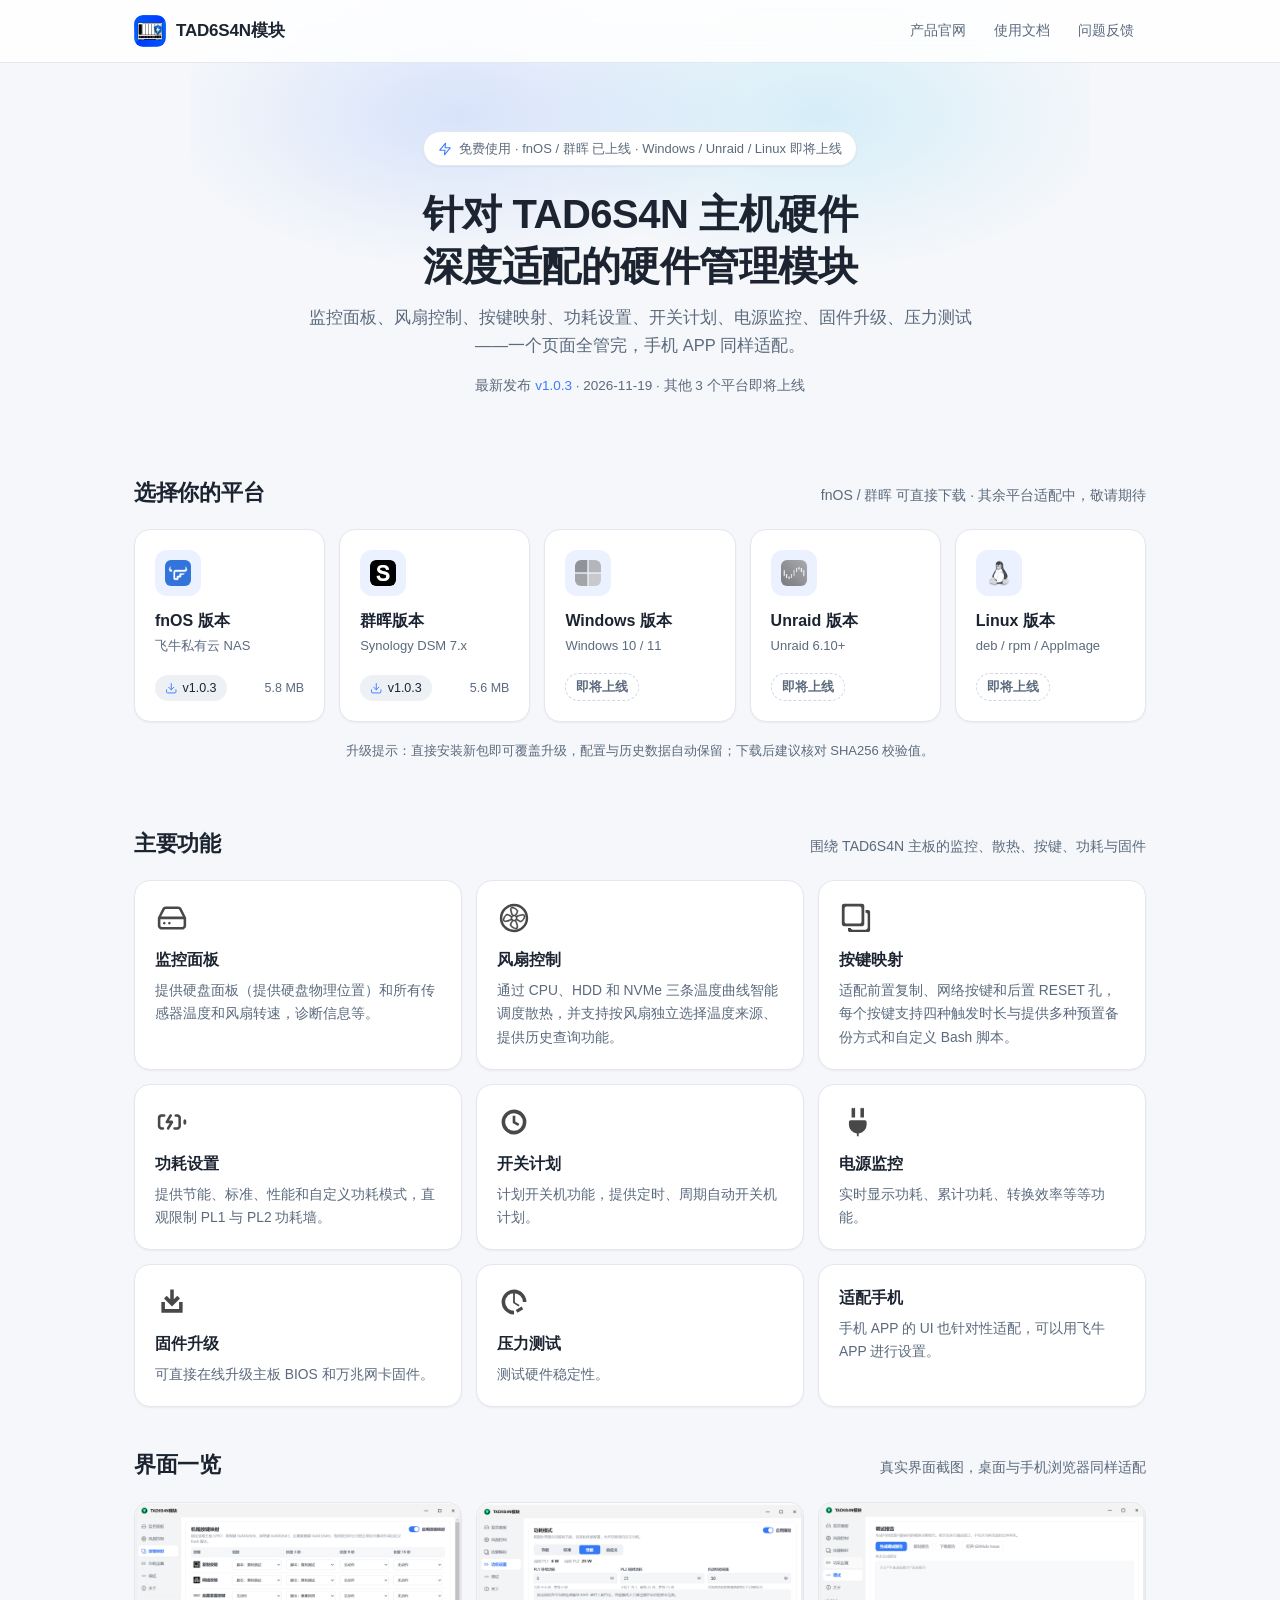
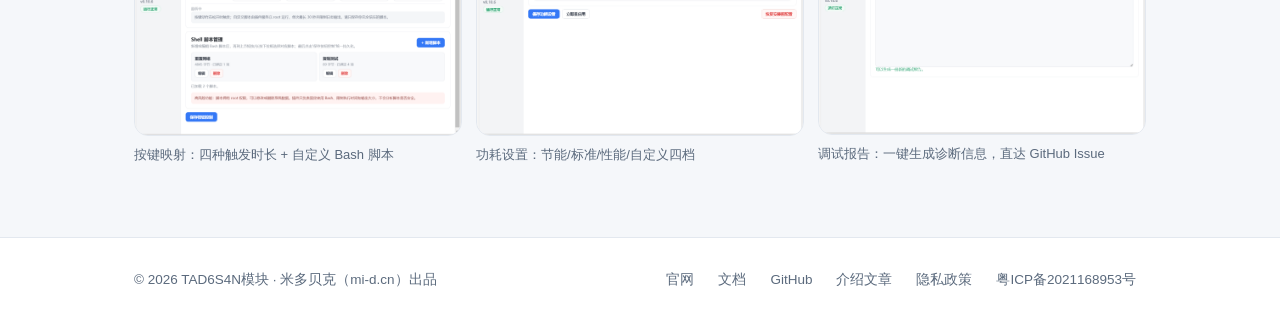
<file: release/index.html>
<!doctype html>
<html lang="zh-CN">
<head>
<meta charset="utf-8">
<meta name="viewport" content="width=device-width, initial-scale=1">
<meta name="description" content="TAD6S4N模块发布页：fnOS 与群晖 DSM 版已发布，Windows、Unraid 与 Linux 版即将上线，下载最新版本并查看更新日志。">
<link rel="icon" type="image/png" href="assets/logo.png">
<title>TAD6S4N模块 · 软件发布页</title>
<style>
/* ========== 主题变量（浅色 / 深色自适应） ========== */
:root{
  color-scheme: light;
  --bg:#f5f7fa;
  --surface:#ffffff;
  --surface-2:#edf1f6;
  --text:#1b2430;
  --text-2:#5b6a7d;
  --border:#e3e8ef;
  --border-strong:#cfd8e3;
  --brand:#3d7bff;
  --brand-2:#22b8ee;
  --brand-soft:rgba(61,123,255,.10);
  --blue-soft:rgba(61,123,255,.12);
  --green:#0e9f5f;
  --green-soft:rgba(16,185,129,.13);
  --orange:#c2620a;
  --orange-soft:rgba(245,158,11,.16);
  --shadow-card:0 1px 2px rgba(16,24,40,.05);
  --shadow-lift:0 14px 34px rgba(16,24,40,.12);
  --glow-1:rgba(61,123,255,.16);
  --glow-2:rgba(34,184,238,.15);
}
@media (prefers-color-scheme: dark){
  :root{
    color-scheme: dark;
    --bg:#0e141f;
    --surface:#161e2c;
    --surface-2:#1e2839;
    --text:#e7edf6;
    --text-2:#90a1b7;
    --border:#26334a;
    --border-strong:#374865;
    --brand:#5c8dff;
    --brand-2:#2cc5f2;
    --brand-soft:rgba(92,141,255,.15);
    --blue-soft:rgba(92,141,255,.17);
    --green:#34d399;
    --green-soft:rgba(52,211,153,.15);
    --orange:#f5a623;
    --orange-soft:rgba(245,166,35,.16);
    --shadow-card:0 1px 2px rgba(0,0,0,.35);
    --shadow-lift:0 14px 34px rgba(0,0,0,.5);
    --glow-1:rgba(92,141,255,.14);
    --glow-2:rgba(44,197,242,.12);
  }
}

/* ========== 基础 ========== */
*{box-sizing:border-box}
html{scroll-behavior:smooth}
body{
  margin:0;
  font-family:-apple-system,BlinkMacSystemFont,"Segoe UI","PingFang SC","Hiragino Sans GB","Microsoft YaHei",sans-serif;
  background:var(--bg);
  color:var(--text);
  line-height:1.65;
  -webkit-font-smoothing:antialiased;
  min-height:100vh;
  display:flex;
  flex-direction:column;
  overflow-x:clip; /* hero 光晕装饰层在窄屏下不产生横向滚动 */
}
main{flex:1}
a{color:inherit;text-decoration:none}
.icon{width:1.25em;height:1.25em;flex:none;vertical-align:-.25em}
.container{max-width:1060px;margin:0 auto;padding:0 24px;width:100%}
code{background:var(--surface-2);border-radius:6px;padding:1.5px 7px;font-size:12.5px;font-family:ui-monospace,SFMono-Regular,Consolas,monospace}

/* ========== 顶部导航 ========== */
.site-header{
  position:sticky;top:0;z-index:20;
  background:color-mix(in srgb,var(--surface) 85%,transparent);
  backdrop-filter:blur(12px);
  -webkit-backdrop-filter:blur(12px);
  border-bottom:1px solid var(--border);
}
.header-inner{display:flex;align-items:center;gap:12px;height:62px}
.brand{display:flex;align-items:center;gap:10px;font-weight:600;font-size:17px;letter-spacing:-.2px}
.brand-logo{width:32px;height:32px;border-radius:9px;flex:none;display:block}
.header-nav{margin-left:auto;display:flex;gap:4px;flex-wrap:wrap}
.header-nav a{padding:7px 12px;border-radius:8px;color:var(--text-2);font-size:14px;transition:.15s}
.header-nav a:hover{color:var(--text);background:var(--surface-2)}

/* ========== 首页 Hero ========== */
.hero{padding:68px 0 36px;text-align:center;position:relative}
.hero::before{
  content:"";position:absolute;left:50%;top:-140px;transform:translateX(-50%);
  width:900px;height:480px;pointer-events:none;
  background:
    radial-gradient(420px 220px at 30% 40%,var(--glow-1),transparent 70%),
    radial-gradient(420px 220px at 70% 40%,var(--glow-2),transparent 70%);
}
.hero>*{position:relative}
.eyebrow{
  display:inline-flex;align-items:center;gap:7px;
  padding:6px 14px;border:1px solid var(--border);border-radius:999px;
  background:var(--surface);color:var(--text-2);font-size:13px;box-shadow:var(--shadow-card);
}
.eyebrow .icon{width:14px;height:14px;color:var(--brand)}
.hero h1{font-size:40px;line-height:1.3;letter-spacing:-.5px;margin:22px 0 12px}
.hero .lead{max-width:680px;margin:0 auto;color:var(--text-2);font-size:16.5px}
.hero-meta{margin-top:16px;font-size:13.5px;color:var(--text-2)}
.hero-meta b{color:var(--brand);font-weight:500}

/* ========== 平台选择 ========== */
.pick{padding:28px 0 40px}
.section-head{display:flex;align-items:baseline;justify-content:space-between;gap:12px;margin-bottom:18px;flex-wrap:wrap}
.section-head h2{font-size:22px;margin:0;letter-spacing:-.3px}
.section-head .sub{color:var(--text-2);font-size:14px}
.platform-grid{display:grid;grid-template-columns:repeat(auto-fit,minmax(186px,1fr));gap:14px}
.platform-card{
  position:relative;display:flex;flex-direction:column;gap:14px;
  padding:20px;background:var(--surface);
  border:1px solid var(--border);border-radius:16px;
  box-shadow:var(--shadow-card);
  transition:transform .18s ease,box-shadow .18s ease,border-color .18s ease;
}
.platform-card:hover{
  transform:translateY(-3px);
  border-color:color-mix(in srgb,var(--brand) 40%,var(--border));
  box-shadow:var(--shadow-lift);
}
.p-icon{
  width:46px;height:46px;border-radius:12px;flex:none;
  display:grid;place-items:center;
  background:var(--brand-soft);color:var(--brand);
}
.p-icon .icon{width:24px;height:24px}
.p-icon.big{width:60px;height:60px;border-radius:16px}
.p-icon.big .icon{width:30px;height:30px}
.p-logo{width:26px;height:26px;object-fit:contain;display:block;border-radius:6px}
.p-icon.big .p-logo{width:36px;height:36px;border-radius:8px}
.p-icon-fb{font-weight:600;color:var(--brand);font-size:17px;line-height:1}
.p-icon.big .p-icon-fb{font-size:24px}
.platform-card h3{margin:0;font-size:16px;line-height:1.4}
.p-sub{color:var(--text-2);font-size:13px;margin-top:1px}
.p-meta{margin-top:auto;display:flex;align-items:center;justify-content:space-between;gap:8px;font-size:12.5px;color:var(--text-2)}
.ver-chip{
  display:inline-flex;align-items:center;gap:5px;
  padding:3px 10px;border-radius:999px;
  background:var(--surface-2);color:var(--text);
  font-weight:500;font-size:12.5px;font-variant-numeric:tabular-nums;
}
.ver-chip .icon{width:12.5px;height:12.5px;color:var(--brand)}
/* 未上线平台：卡片置灰 + 虚线「即将上线」徽标 */
.ver-chip.soon{background:transparent;border:1px dashed var(--border-strong);color:var(--text-2);font-weight:600}
.platform-card.coming-soon .p-logo,.platform-card.coming-soon .p-icon img{filter:grayscale(1);opacity:.72}
.soon-badge{display:inline-block;padding:5px 16px;border-radius:999px;border:1px dashed var(--border-strong);color:var(--text-2);font-weight:600;font-size:14px}
.soon-text{margin:14px 0 0;color:var(--text-2);font-size:14.5px;line-height:1.7}
.p-arrow{
  position:absolute;top:18px;right:16px;color:var(--brand);
  opacity:0;transform:translateX(-4px);transition:.18s ease;
}
.p-arrow .icon{width:17px;height:17px}
.platform-card:hover .p-arrow,.platform-card:focus-visible .p-arrow{opacity:1;transform:translateX(0)}

/* ========== 平台下载页 ========== */
.back{
  display:inline-flex;align-items:center;gap:6px;
  margin:26px 0 18px;padding:6px 11px 6px 8px;border-radius:9px;
  color:var(--text-2);font-size:14px;transition:.15s;
}
.back:hover{color:var(--text);background:var(--surface-2)}
.plat-head{display:flex;gap:16px;align-items:center}
.plat-title{margin:0;font-size:28px;letter-spacing:-.4px;line-height:1.3}
.plat-title:focus{outline:none}
.plat-desc{margin:4px 0 0;color:var(--text-2);font-size:14.5px}

.download-card{
  margin-top:26px;padding:30px;
  background:var(--surface);border:1px solid var(--border);border-radius:20px;
  box-shadow:var(--shadow-card);
}
.rel-meta{display:flex;align-items:center;gap:12px;flex-wrap:wrap}
.ver-big{font-size:27px;font-weight:600;letter-spacing:-.4px;font-variant-numeric:tabular-nums}
.rel-date{color:var(--text-2);font-size:14px}
.badge-latest{
  display:inline-flex;align-items:center;
  padding:3px 11px;border-radius:999px;
  background:linear-gradient(135deg,var(--brand),var(--brand-2));
  color:#fff;font-size:12px;font-weight:500;letter-spacing:.3px;
}
.actions{display:flex;gap:12px;flex-wrap:wrap;margin-top:22px}
.btn{
  display:inline-flex;align-items:center;justify-content:center;gap:8px;
  height:48px;padding:0 24px;border-radius:12px;
  font-size:15px;font-weight:500;font-family:inherit;
  border:1px solid transparent;cursor:pointer;
  transition:transform .15s ease,box-shadow .15s ease,filter .15s ease,background .15s ease,border-color .15s ease;
  flex:1 1 220px;
}
.btn .icon{width:18px;height:18px}
.btn-primary{
  background:linear-gradient(135deg,var(--brand),var(--brand-2));
  color:#fff;box-shadow:0 8px 20px var(--blue-soft);
}
.btn-primary:hover{filter:brightness(1.06);transform:translateY(-1px);box-shadow:0 10px 24px var(--blue-soft)}
.btn-secondary{background:var(--surface);border-color:var(--border-strong);color:var(--text)}
.btn-secondary:hover{background:var(--surface-2);transform:translateY(-1px)}
.btn-sm{height:36px;padding:0 16px;font-size:13.5px;border-radius:10px;flex:none}
.btn-sm .icon{width:15px;height:15px}
.file-line{
  margin-top:16px;color:var(--text-2);font-size:13px;
  font-family:ui-monospace,SFMono-Regular,Consolas,monospace;
  word-break:break-all;
}
.assets{margin-top:22px;padding-top:18px;border-top:1px dashed var(--border)}
.assets h4{margin:0 0 10px;font-size:13px;font-weight:500;color:var(--text-2)}
.asset-row{
  display:flex;align-items:center;gap:14px;flex-wrap:wrap;
  padding:11px 14px;margin-bottom:9px;
  border:1px solid var(--border);border-radius:13px;
  transition:border-color .15s;
}
.asset-row:hover{border-color:var(--border-strong)}
.asset-row>div:first-child{flex:1 1 260px;min-width:0}
.a-name{font-size:13px;font-family:ui-monospace,SFMono-Regular,Consolas,monospace;word-break:break-all}
.a-meta{color:var(--text-2);font-size:12.5px;margin-top:2px}
.install-tip{
  display:flex;gap:10px;align-items:flex-start;
  margin-top:22px;padding:13px 16px;border-radius:13px;
  background:var(--brand-soft);color:var(--text);font-size:13.5px;line-height:1.7;
}
.install-tip .icon{width:17px;height:17px;color:var(--brand);margin-top:3px;flex:none}

/* ========== 更新日志 ========== */
.changelog{margin:56px 0 84px;scroll-margin-top:84px;border-radius:16px}
.changelog.flash{animation:flashBg 1.1s ease}
@keyframes flashBg{0%{background:var(--brand-soft)}100%{background:transparent}}
.changelog h2{margin:0;font-size:22px;letter-spacing:-.3px}
.ch-sub{margin:6px 0 26px;color:var(--text-2);font-size:14px}
.timeline{position:relative;padding-left:30px}
.timeline::before{
  content:"";position:absolute;left:8px;top:8px;bottom:14px;width:2px;
  background:var(--border);border-radius:2px;
}
.release{position:relative;padding:0 0 34px}
.release:last-child{padding-bottom:4px}
.release::before{
  content:"";position:absolute;left:-28px;top:7px;
  width:14px;height:14px;border-radius:50%;
  background:var(--surface);border:2.5px solid var(--brand);
}
.release.old::before{border-color:var(--border-strong)}
.release.latest::before{background:var(--brand)}
.rel-head{display:flex;align-items:center;gap:11px;flex-wrap:wrap}
.rel-head .v{font-weight:600;font-size:17.5px;font-variant-numeric:tabular-nums}
.rel-head .rel-date{font-size:13.5px}
.group{margin-top:13px}
.group-tag{
  display:inline-flex;align-items:center;
  padding:2px 10px;border-radius:7px;
  font-size:12px;font-weight:500;
}
.tag-new{color:var(--green);background:var(--green-soft)}
.tag-imp{color:var(--brand);background:var(--blue-soft)}
.tag-fix{color:var(--orange);background:var(--orange-soft)}
.group ul{margin:9px 0 0;padding:0;list-style:none}
.group li{position:relative;padding:3px 0 3px 17px;font-size:14.5px}
.group li::before{
  content:"";position:absolute;left:3px;top:13px;
  width:5px;height:5px;border-radius:50%;background:var(--border-strong);
}

/* ========== GitHub 数据来源与 Markdown 日志 ========== */
.src-note{display:flex;align-items:center;gap:6px;flex-wrap:wrap;margin-top:12px;font-size:13px;color:var(--text-2)}
.src-note .icon{width:14px;height:14px;flex:none}
.src-note a{color:var(--brand)}
.rel-link{font-size:12.5px;color:var(--brand);font-weight:400}
.md{margin-top:4px}
.md h3,.md h4,.md h5,.md h6{margin:18px 0 6px;font-size:15px;letter-spacing:0}
.md h3{font-size:16px}
.md p{margin:8px 0;font-size:14.5px}
.md ul,.md ol{margin:8px 0;padding-left:22px}
.md li{margin:4px 0;font-size:14.5px}
.md a{color:var(--brand)}
.md pre{background:var(--surface-2);border-radius:10px;padding:12px 14px;overflow:auto;margin:10px 0}
.md pre code{background:none;padding:0}

/* ========== 主要功能与界面一览 ========== */
.feat-sec{padding:24px 0 12px}
.feat-grid{display:grid;grid-template-columns:repeat(auto-fit,minmax(248px,1fr));gap:14px}
.feat{background:var(--surface);border:1px solid var(--border);border-radius:16px;padding:20px;box-shadow:var(--shadow-card)}
.feat .fico{width:34px;height:34px;display:block;margin-bottom:12px}
.feat h3{margin:0 0 6px;font-size:15.5px}
.feat p{margin:0;color:var(--text-2);font-size:13.8px;line-height:1.7}
@media (prefers-color-scheme: dark){
  .feat .fico{filter:invert(1) brightness(1.15)}
}
.gallery-sec{padding:28px 0 72px}
.shot-grid{display:grid;grid-template-columns:repeat(auto-fit,minmax(260px,1fr));gap:14px}
.shot{margin:0}
.shot img{width:100%;display:block;border:1px solid var(--border);border-radius:14px;background:var(--surface)}
.shot figcaption{margin-top:8px;font-size:13px;color:var(--text-2)}
.install-note{margin:18px 0 0;font-size:13px;color:var(--text-2);text-align:center}

/* ========== 页脚 ========== */
.site-footer{border-top:1px solid var(--border);padding:26px 0;background:var(--surface)}
.footer-inner{
  display:flex;align-items:center;justify-content:space-between;
  gap:10px 24px;flex-wrap:wrap;color:var(--text-2);font-size:13.5px;
}
.footer-links{display:flex;gap:4px;flex-wrap:wrap}
.footer-links a{padding:5px 10px;border-radius:8px}
.footer-links a:hover{color:var(--text);background:var(--surface-2)}

/* ========== 视图切换动画 ========== */
.view{animation:viewIn .28s ease}
@keyframes viewIn{from{opacity:0;transform:translateY(8px)}to{opacity:1;transform:none}}

/* ========== 响应式 ========== */
@media (max-width:640px){
  .hero{padding:44px 0 24px}
  .hero h1{font-size:29px}
  .hero h1 br{display:none}
  .hero .lead{font-size:15px}
  .download-card{padding:22px 18px}
  .plat-title{font-size:23px}
  .ver-big{font-size:23px}
  .actions .btn{flex:1 1 100%}
  .btn{flex-basis:auto}
  .asset-row .btn-sm{width:100%}
  .header-nav{display:none}
}
@media (prefers-reduced-motion: reduce){
  html{scroll-behavior:auto}
  *,*::before,*::after{animation:none!important;transition:none!important}
}
</style>
</head>
<body>

<header class="site-header">
  <div class="container header-inner">
    <a class="brand" href="#/">
      <img class="brand-logo" src="assets/logo.png" alt="TAD6S4N模块 logo" width="32" height="32">
      <span id="brand-name">TAD6S4N模块</span>
    </a>
    <nav class="header-nav" aria-label="站点导航">
      <!-- 问题反馈暂为占位链接，部署时替换为真实地址 -->
      <a href="https://mi-d.cn" target="_blank" rel="noopener">产品官网</a>
      <a href="https://mi-d.cn/10938" target="_blank" rel="noopener">使用文档</a>
      <a href="https://github.com/luodaoyi/TAD6S4N10G-fnos/issues" target="_blank" rel="noopener">问题反馈</a>
    </nav>
  </div>
</header>

<main id="app">
  <!-- ========== 首页：平台选择 ========== -->
  <section id="view-home" class="view" aria-label="选择平台">
    <div class="container">
      <div class="hero">
        <span class="eyebrow"><i data-icon="zap" aria-hidden="true"></i><span id="eyebrow-text">免费使用 · fnOS / 群晖 已上线 · Windows / Unraid / Linux 即将上线</span></span>
        <h1 id="hero-title">针对 TAD6S4N 主机硬件<br>深度适配的硬件管理模块</h1>
        <p class="lead" id="hero-lead">监控面板、风扇控制、按键映射、功耗设置、开关计划、电源监控、固件升级、压力测试——一个页面全管完，手机 APP 同样适配。</p>
        <p class="hero-meta" id="hero-meta"></p>
      </div>
      <div class="pick">
        <div class="section-head">
          <h2>选择你的平台</h2>
          <span class="sub">fnOS / 群晖 可直接下载 · 其余平台适配中，敬请期待</span>
        </div>
        <div class="platform-grid" id="platform-grid"><!-- JS 渲染 --></div>
        <p class="install-note">升级提示：直接安装新包即可覆盖升级，配置与历史数据自动保留；下载后建议核对 SHA256 校验值。</p>
      </div>
      <section class="feat-sec" aria-label="主要功能">
        <div class="section-head">
          <h2>主要功能</h2>
          <span class="sub">围绕 TAD6S4N 主板的监控、散热、按键、功耗与固件</span>
        </div>
        <div class="feat-grid">
          <div class="feat"><img class="fico" src="assets/feature-icons/monitor.svg" alt="" loading="lazy"><h3>监控面板</h3><p>提供硬盘面板（提供硬盘物理位置）和所有传感器温度和风扇转速，诊断信息等。</p></div>
          <div class="feat"><img class="fico" src="assets/feature-icons/fan.svg" alt="" loading="lazy"><h3>风扇控制</h3><p>通过 CPU、HDD 和 NVMe 三条温度曲线智能调度散热，并支持按风扇独立选择温度来源、提供历史查询功能。</p></div>
          <div class="feat"><img class="fico" src="assets/feature-icons/keys.svg" alt="" loading="lazy"><h3>按键映射</h3><p>适配前置复制、网络按键和后置 RESET 孔，每个按键支持四种触发时长与提供多种预置备份方式和自定义 Bash 脚本。</p></div>
          <div class="feat"><img class="fico" src="assets/feature-icons/power.svg" alt="" loading="lazy"><h3>功耗设置</h3><p>提供节能、标准、性能和自定义功耗模式，直观限制 PL1 与 PL2 功耗墙。</p></div>
          <div class="feat"><img class="fico" src="assets/feature-icons/schedule.svg" alt="" loading="lazy"><h3>开关计划</h3><p>计划开关机功能，提供定时、周期自动开关机计划。</p></div>
          <div class="feat"><img class="fico" src="assets/feature-icons/psu.svg" alt="" loading="lazy"><h3>电源监控</h3><p>实时显示功耗、累计功耗、转换效率等等功能。</p></div>
          <div class="feat"><img class="fico" src="assets/feature-icons/firmware.svg" alt="" loading="lazy"><h3>固件升级</h3><p>可直接在线升级主板 BIOS 和万兆网卡固件。</p></div>
          <div class="feat"><img class="fico" src="assets/feature-icons/stress.svg" alt="" loading="lazy"><h3>压力测试</h3><p>测试硬件稳定性。</p></div>
          <div class="feat"><h3>适配手机</h3><p>手机 APP 的 UI 也针对性适配，可以用飞牛 APP 进行设置。</p></div>
        </div>
      </section>
      <section class="gallery-sec" aria-label="界面一览">
        <div class="section-head">
          <h2>界面一览</h2>
          <span class="sub">真实界面截图，桌面与手机浏览器同样适配</span>
        </div>
        <div class="shot-grid">
          <figure class="shot"><img src="assets/screenshots/screenshot_1.png" alt="按键映射界面" loading="lazy"><figcaption>按键映射：四种触发时长 + 自定义 Bash 脚本</figcaption></figure>
          <figure class="shot"><img src="assets/screenshots/screenshot_2.png" alt="功耗设置界面" loading="lazy"><figcaption>功耗设置：节能/标准/性能/自定义四档</figcaption></figure>
          <figure class="shot"><img src="assets/screenshots/screenshot_3.png" alt="调试报告界面" loading="lazy"><figcaption>调试报告：一键生成诊断信息，直达 GitHub Issue</figcaption></figure>
        </div>
      </section>
    </div>
  </section>

  <!-- ========== 平台下载页（JS 渲染） ========== -->
  <section id="view-platform" class="view" hidden></section>
</main>

<footer class="site-footer">
  <div class="container footer-inner">
    <span>© 2026 TAD6S4N模块 · 米多贝克（mi-d.cn）出品</span>
    <nav class="footer-links" aria-label="页脚链接">
      <a href="https://mi-d.cn" target="_blank" rel="noopener">官网</a>
      <a href="https://mi-d.cn/10938" target="_blank" rel="noopener">文档</a>
      <a href="https://github.com/luodaoyi/TAD6S4N10G-fnos" target="_blank" rel="noopener">GitHub</a>
      <a href="https://mi-d.cn/12090" target="_blank" rel="noopener">介绍文章</a>
      <a href="#" data-stub>隐私政策</a>
      <a href="https://beian.miit.gov.cn/" target="_blank" rel="noopener">粤ICP备2021168953号</a>
    </nav>
  </div>
</footer>

<script>
/* =====================================================================
 * ★★★ 站点配置与发布数据（维护时只需修改本区域） ★★★
 *
 * 数据来源：每个平台可配置 repo: "用户名/仓库名"，页面会自动读取该仓库
 * 的 GitHub Releases（版本号、附件下载、更新日志正文），可以是自己的
 * 仓库，也可以是其它人的公开仓库，例如：
 *   repo: "luodaoyi/TAD6S4N10G-fnos"
 *   prefer:  可选，主下载附件的匹配正则（命中的排第一位）
 *   exclude: 可选，需要从下载列表排除的附件正则
 *   localManifest: 可选，本站镜像清单（ci: sync-release 每次生成 app/<平台>.json），
 *     存在时下载链接优先指向本站 app/ 目录里带版本号的安装包（走本站 CDN），
 *     清单拉取失败才回退到 GitHub Releases 原始地址
 *   primaryLabel: 可选，主下载按钮的显示名（配合 localManifest 使用）
 * repo 留空（null）或拉取失败时，使用下方 latest / changelog 内置数据
 * 兜底展示。拉取结果缓存 10 分钟，避免触发 GitHub 接口限流（每小时 60 次）。
 * ===================================================================== */
const SITE = {
  productName: "TAD6S4N模块",
  title: "TAD6S4N模块 · 软件发布页"
};

const PLATFORMS = [
  {
    id: "fnos",
    name: "fnOS 版本",
    sub: "飞牛私有云 NAS",
    desc: "适用于飞牛私有云 fnOS 4.0 及以上版本 · x86_64 架构",
    iconUrl: "https://www.fnnas.com/favicon.ico",
    iconLocal: "assets/icons/fnos.png",
    repo: "luodaoyi/TAD6S4N10G-fnos",
    prefer: "\\.fpk$",
    exclude: "^tank-",
    localManifest: "../app/fnos.json",
    primaryLabel: "fnOS 安装包",
    tip: "打开 fnOS「应用中心 → 手动安装」，选择下载的 <code>.fpk</code> 安装包完成安装。",
    latest: {
      version: "1.0.1",
      date: "2026-10-24",
      assets: [
        { label: "fnOS 安装包", file: "tad-module-v1.0.1.fpk", arch: "x86_64", size: "5.7 MB", url: "../app/tad-module-v1.0.1.fpk" }
      ]
    },
    changelog: [
      {
        version: "1.0.1", date: "2026-10-24",
        fix: ["RTC 状态按 NAS 系统时区显示，与飞牛桌面时间保持一致"]
      },
      {
        version: "1.0.0", date: "2026-10-24",
        new: ["首个正式版：图形化备份与自动备份、三曲线风扇模式、硬盘面板、传感器显示、BIOS/网卡固件管理、压力测试与历史温度图表"]
      }
    ]
  },
  {
    id: "synology",
    name: "群晖版本",
    sub: "Synology DSM 7.x",
    desc: "适用于 DSM 7.0 – 7.2 · x86_64 架构",
    iconUrl: "https://fileres.synology.com/images/common/favicon/syno/icon-96x96.png",
    iconLocal: "assets/icons/synology.png",
    repo: "luodaoyi/TAD6S4N10G-fnos",
    prefer: "\\.spk$",
    exclude: "^tank-",
    localManifest: "../app/synology.json",
    primaryLabel: "群晖套件",
    tip: "进入套件中心 → 手动安装，上传下载的 <code>.spk</code> 文件完成安装。",
    latest: {
      version: "1.0.2",
      date: "2026-10-30",
      assets: [
        { label: "群晖套件", file: "tad-module-v1.0.2.spk", arch: "x86_64", size: "5.6 MB", url: "https://github.com/luodaoyi/TAD6S4N10G-fnos/releases/download/v1.0.2/tad-module-v1.0.2.spk" }
      ]
    },
    changelog: []
  },
  {
    id: "windows",
    name: "Windows 版本",
    sub: "Windows 10 / 11",
    desc: "适用于 Windows 10（1909）及以上 · 提供 x64 与 ARM64 安装包",
    iconUrl: "https://www.microsoft.com/favicon.ico",
    iconLocal: "assets/icons/windows.png",
    repo: null,
    comingSoon: true,
    tip: "双击运行安装程序，按向导完成安装；便携版解压后直接运行 <code>TAD6S4N.exe</code> 即可。",
    latest: null,
    changelog: []
  },
  {
    id: "unraid",
    name: "Unraid 版本",
    sub: "Unraid 6.10+",
    desc: "适用于 Unraid 6.10 及以上版本 · 以插件方式安装",
    iconUrl: "https://github.com/unraid.png",
    iconLocal: "assets/icons/unraid.png",
    repo: null,
    comingSoon: true,
    tip: "在 Unraid「Apps / 插件」中搜索安装，或下载 <code>.plg</code> 后通过「Install Plugin」安装。",
    latest: null,
    changelog: []
  },
  {
    id: "linux",
    name: "Linux 版本",
    sub: "deb / rpm / AppImage",
    desc: "提供 deb、rpm 与 AppImage 三种格式 · 支持 x86_64 与 ARM64",
    iconUrl: "https://www.kernel.org/theme/images/logos/favicon.png",
    iconLocal: "assets/icons/linux.png",
    repo: null,
    comingSoon: true,
    tip: "deb 系：<code>sudo apt install ./tad6s4n_amd64.deb</code>；rpm 系：<code>sudo dnf install ./tad6s4n.x86_64.rpm</code>；AppImage：<code>chmod +x</code> 后直接运行。",
    latest: null,
    changelog: []
  }
];

/* ===================== 以下为页面逻辑，一般无需修改 ===================== */

/* 内联图标（描边风格，跟随文字颜色） */
const ICONS = {
  download: '<path d="M21 15v4a2 2 0 0 1-2 2H5a2 2 0 0 1-2-2v-4"/><polyline points="7 10 12 15 17 10"/><line x1="12" y1="3" x2="12" y2="15"/>',
  history: '<path d="M3 12a9 9 0 1 0 2.64-6.36L3 8"/><path d="M3 3v5h5"/><polyline points="12 7 12 12 15 15"/>',
  back: '<line x1="19" y1="12" x2="5" y2="12"/><polyline points="12 19 5 12 12 5"/>',
  info: '<circle cx="12" cy="12" r="9"/><line x1="12" y1="11" x2="12" y2="16"/><line x1="12" y1="8" x2="12.01" y2="8"/>',
  zap: '<polygon points="13 2 3 14 12 14 11 22 21 10 12 10 13 2"/>',
  arrow: '<line x1="5" y1="12" x2="19" y2="12"/><polyline points="12 5 19 12 12 19"/>',
  link: '<path d="M10 13a5 5 0 0 0 7.54.54l3-3a5 5 0 0 0-7.07-7.07l-1.72 1.71"/><path d="M14 11a5 5 0 0 0-7.54-.54l-3 3a5 5 0 0 0 7.07 7.07l1.71-1.71"/>'
};
function icon(name){
  return '<svg class="icon" viewBox="0 0 24 24" fill="none" stroke="currentColor" stroke-width="1.8" stroke-linecap="round" stroke-linejoin="round" aria-hidden="true">' + (ICONS[name] || "") + "</svg>";
}
/* 静态占位图标（data-icon） */
document.querySelectorAll("[data-icon]").forEach(el => {
  el.outerHTML = icon(el.getAttribute("data-icon"));
});

/* 品牌与文案 */
document.getElementById("brand-name").textContent = SITE.productName;
document.title = SITE.title;

/* ===================== GitHub Releases 动态数据 ===================== */
/* 每个平台的数据状态：内置数据先行渲染，GitHub 拉取成功后整体替换 */
const GH_TTL = 10 * 60 * 1000;
const state = {};
function stOf(p){
  if(!state[p.id]) state[p.id] = { latest: p.latest, changelog: p.changelog, changelogSrc: "static", loading: false, error: false };
  return state[p.id];
}
PLATFORMS.forEach(stOf);

function esc(s){
  return String(s).replace(/&/g, "&amp;").replace(/</g, "&lt;").replace(/>/g, "&gt;").replace(/"/g, "&quot;");
}
function fmtDate(iso){
  const d = new Date(iso);
  if(isNaN(d)) return "";
  const pad = function(n){ return String(n).padStart(2, "0"); };
  return d.getFullYear() + "-" + pad(d.getMonth() + 1) + "-" + pad(d.getDate());
}
function humanSize(bytes){
  if(!Number.isFinite(bytes) || bytes <= 0) return "";
  if(bytes >= 1073741824) return (bytes / 1073741824).toFixed(2) + " GB";
  if(bytes >= 1048576) return (bytes / 1048576).toFixed(1) + " MB";
  return Math.max(1, Math.round(bytes / 1024)) + " KB";
}
function tagVer(tag){ return String(tag || "").replace(/^v/i, ""); }

/* localStorage 缓存：10 分钟内不重复请求；请求失败时允许用过期缓存兜底 */
function cacheGet(key, allowStale){
  try{
    const v = JSON.parse(localStorage.getItem("ghrel:" + key));
    if(!v) return null;
    if(Date.now() - v.t < GH_TTL) return { fresh: true, data: v.d };
    return allowStale ? { fresh: false, data: v.d } : null;
  }catch(e){ return null; }
}
function cacheSet(key, data){
  try{ localStorage.setItem("ghrel:" + key, JSON.stringify({ t: Date.now(), d: data })); }catch(e){}
}
async function ghApi(path, key){
  const hit = cacheGet(key, true);
  if(hit && hit.fresh) return hit.data;
  try{
    const res = await fetch("https://api.github.com" + path, {
      headers: { "Accept": "application/vnd.github+json" },
      signal: AbortSignal.timeout(8000)
    });
    if(!res.ok) throw new Error("GitHub API HTTP " + res.status);
    const data = await res.json();
    cacheSet(key, data);
    return data;
  }catch(e){
    if(hit) return hit.data;
    throw e;
  }
}

/* 把仓库 Release 数据归一化为页面使用的结构；prefer 命中的附件排最前（作为主下载） */
function normLatest(rel, p){
  const excl = p.exclude ? new RegExp(p.exclude, "i") : null;
  let assets = (rel.assets || [])
    .filter(function(a){ return !/\.sha256$|\.sha2$|\.sig$|\.asc$/i.test(a.name); })
    .filter(function(a){ return !(excl && excl.test(a.name)); })
    .map(function(a){ return { label: a.name, file: a.name, arch: "", size: humanSize(a.size), url: a.browser_download_url }; });
  const preferRe = p.prefer ? new RegExp(p.prefer, "i") : null;
  if(preferRe){
    assets.sort(function(a, b){ return (preferRe.test(b.file) ? 1 : 0) - (preferRe.test(a.file) ? 1 : 0); });
  }
  return { version: tagVer(rel.tag_name), date: fmtDate(rel.published_at), assets: assets };
}
function normRelease(r){
  return { version: tagVer(r.tag_name), date: fmtDate(r.published_at), body: r.body || "", url: r.html_url || "" };
}

/* 轻量 Markdown 渲染（零依赖）：内容先整体转义再生成白名单标签，防 XSS */
function mdInline(t){
  const codes = [];
  t = t.replace(/`([^`]+)`/g, function(_, c){ codes.push(c); return "\x00" + (codes.length - 1) + "\x00"; });
  t = t.replace(/\*\*([^*]+)\*\*/g, "<strong>$1</strong>");
  t = t.replace(/\[([^\]]+)\]\((https?:\/\/[^)\s]+)\)/g, '<a href="$2" target="_blank" rel="noopener noreferrer">$1</a>');
  t = t.replace(/\x00(\d+)\x00/g, function(_, i){ return "<code>" + codes[+i] + "</code>"; });
  return t;
}
function mdToHtml(src){
  const lines = String(src || "").replace(/\r\n?/g, "\n").split("\n");
  let html = "", para = [], list = null, ordered = false, code = null;
  const flushP = function(){
    if(para.length){ html += "<p>" + para.map(mdInline).join("<br>") + "</p>"; para = []; }
  };
  const flushL = function(){
    if(list){
      const tag = ordered ? "ol" : "ul";
      html += "<" + tag + ">" + list.map(function(li){ return "<li>" + mdInline(li) + "</li>"; }).join("") + "</" + tag + ">";
      list = null;
    }
  };
  for(const raw of lines){
    const line = raw.replace(/\s+$/, "");
    if(code !== null){
      if(/^```/.test(line)){ html += "<pre><code>" + esc(code.join("\n")) + "</code></pre>"; code = null; }
      else code.push(raw);
      continue;
    }
    if(/^```/.test(line)){ flushP(); flushL(); code = []; continue; }
    const h = line.match(/^(#{1,6})\s+(.*)/);
    if(h){ flushP(); flushL(); const tag = "h" + Math.min(h[1].length + 2, 6); html += "<" + tag + ">" + mdInline(esc(h[2])) + "</" + tag + ">"; continue; }
    const ul = line.match(/^\s*[-*+]\s+(.*)/);
    if(ul){ flushP(); if(list && ordered) flushL(); if(!list){ list = []; ordered = false; } list.push(esc(ul[1])); continue; }
    const ol = line.match(/^\s*\d+[.、)]\s+(.*)/);
    if(ol){ flushP(); if(list && !ordered) flushL(); if(!list){ list = []; ordered = true; } list.push(esc(ol[1])); continue; }
    if(!line.trim()){ flushP(); flushL(); continue; }
    flushL(); para.push(esc(line));
  }
  if(code !== null) html += "<pre><code>" + esc(code.join("\n")) + "</code></pre>";
  flushP(); flushL();
  return html;
}

/* 同步：latest 用于首页卡片；Releases 列表用于平台页更新日志（保留 body 原文渲染） */
let current = { view: "home", id: null };
function repaint(preserveScroll){
  const y = window.scrollY;
  if(current.view === "home"){
    renderHome();
  }else{
    const p = PLATFORMS.find(function(x){ return x.id === current.id; });
    if(p){
      paintPlatform(p);
      if(preserveScroll) window.scrollTo({ top: y, behavior: "auto" });
    }
  }
}
/* 本地版本清单：sync-release workflow 同步安装包到 app/ 时一并生成（fnos.json）。
 * 优先读它把下载链接指向本站 app/ 目录（同源、国内直连快），失败才回退 GitHub API */
async function fetchLocalManifest(p){
  if(!p.localManifest) throw new Error("no local manifest");
  const key = "appman:" + p.id;
  const hit = cacheGet(key, true);
  if(hit && hit.fresh) return hit.data;
  try{
    const res = await fetch(p.localManifest, { signal: AbortSignal.timeout(6000) });
    if(!res.ok) throw new Error("manifest HTTP " + res.status);
    const data = await res.json();
    cacheSet(key, data);
    return data;
  }catch(e){
    if(hit) return hit.data;
    throw e;
  }
}
async function syncLatest(p){
  try{
    const man = await fetchLocalManifest(p);
    if(man && Array.isArray(man.files) && man.files.length){
      const dir = p.localManifest.replace(/[^/]*$/, "");
      const preferRe = p.prefer ? new RegExp(p.prefer, "i") : null;
      const st = stOf(p);
      st.latest = {
        version: tagVer(man.tag),
        date: fmtDate(man.published),
        assets: man.files.map(function(f){
          return {
            label: (preferRe && preferRe.test(f) && p.primaryLabel) ? p.primaryLabel : f,
            file: f, arch: "",
            size: humanSize((man.sizes && man.sizes[f]) || 0),
            url: dir + encodeURIComponent(f)
          };
        })
      };
      st.latestSrc = "local";
      st.error = false;
      repaint(false);
      return;
    }
  }catch(e){ /* 本地清单缺失或拉取失败 → 回退 GitHub API */ }
  try{
    const rel = await ghApi("/repos/" + p.repo + "/releases/latest", "latest:" + p.repo);
    if(rel && rel.tag_name){
      const st = stOf(p);
      st.latest = normLatest(rel, p);
      st.error = false;
    }
    repaint(false);
  }catch(e){
    stOf(p).error = true;
    if(current.view === "platform" && current.id === p.id) repaint(true);
  }
}
async function syncReleases(p){
  const st = stOf(p);
  if(st.loading || st.changelogSrc === "github") return;
  st.loading = true;
  repaint(true);
  try{
    const list = await ghApi("/repos/" + p.repo + "/releases?per_page=20", "releases:" + p.repo);
    if(Array.isArray(list) && list.length){
      st.changelog = list.map(normRelease);
      /* 本地清单已接管下载链接时不覆盖 latest，避免退回 GitHub 原始地址 */
      if(list[0].tag_name && st.latestSrc !== "local") st.latest = normLatest(list[0], p);
      st.changelogSrc = "github";
      st.error = false;
    }
  }catch(e){
    st.error = true;
  }
  st.loading = false;
  repaint(true);
}

/* 平台图标：优先热链官方站点图标，失败降级 assets/icons/ 本地副本，再失败用首字母占位 */
function logoImg(p){
  return '<img class="p-logo" src="' + p.iconUrl + '" alt="" loading="lazy" data-local="' + p.iconLocal + '" data-letter="' + p.id.charAt(0).toUpperCase() + '" onerror="platIconFallback(this)">';
}
function platIconFallback(img){
  if(img.getAttribute("data-step") !== "local"){
    img.setAttribute("data-step", "local");
    img.src = img.getAttribute("data-local");
  }else{
    const fb = document.createElement("span");
    fb.className = "p-icon-fb";
    fb.textContent = img.getAttribute("data-letter") || "?";
    img.replaceWith(fb);
  }
}

/* 首页：平台卡片（comingSoon 平台置灰，标「即将上线」，不显示版本/大小） */
function renderHome(){
  document.getElementById("platform-grid").innerHTML = PLATFORMS.map(function(p){
    const st = stOf(p);
    const head = '<span class="p-arrow">' + icon("arrow") + "</span>" +
        '<span class="p-icon">' + logoImg(p) + "</span>" +
        '<span class="p-text"><h3>' + esc(p.name) + "</h3><span class='p-sub'>" + esc(p.sub) + "</span></span>";
    if(p.comingSoon){
      return '<a class="platform-card coming-soon" href="#/platform/' + p.id + '" aria-label="进入' + esc(p.name) + '页面（即将上线）">' +
          head + '<span class="p-meta"><span class="ver-chip soon">即将上线</span></span>' +
        "</a>";
    }
    const a = st.latest.assets[0];
    return '<a class="platform-card" href="#/platform/' + p.id + '" aria-label="进入' + esc(p.name) + '下载页，最新版本 v' + esc(st.latest.version) + '">' +
        head + '<span class="p-meta"><span class="ver-chip">' + icon("download") + "v" + esc(st.latest.version) + "</span><span>" + (a ? esc(a.size) : "") + "</span></span>" +
      "</a>";
  }).join("");

  /* 顶部"最新发布"摘要：只统计已上线平台 */
  const launched = PLATFORMS.filter(function(p){ return !p.comingSoon; });
  let newest = launched[0];
  launched.forEach(function(p){
    if(new Date(stOf(p).latest.date) > new Date(stOf(newest).latest.date)) newest = p;
  });
  document.getElementById("hero-meta").innerHTML =
    "最新发布 <b>v" + esc(stOf(newest).latest.version) + "</b> · " + esc(stOf(newest).latest.date) +
    (launched.length < PLATFORMS.length
      ? " · 其他 " + (PLATFORMS.length - launched.length) + " 个平台即将上线"
      : " · 覆盖 " + PLATFORMS.length + " 个平台");
}

/* 更新日志条目：GitHub 数据带 body（Markdown 正文），内置数据按分组渲染 */
function releaseHTML(r, i){
  let detail;
  if(r.body != null){
    detail = '<div class="md">' + mdToHtml(r.body) + "</div>";
  }else{
    const groups = [
      ["new", "新增", r.new || []],
      ["imp", "优化", r.imp || []],
      ["fix", "修复", r.fix || []]
    ].filter(function(g){ return g[2].length > 0; });
    detail = groups.map(function(g){
      return '<div class="group"><span class="group-tag tag-' + g[0] + '">' + g[1] + "</span><ul>" +
        g[2].map(function(t){ return "<li>" + t + "</li>"; }).join("") +
        "</ul></div>";
    }).join("");
  }
  return '<div class="release ' + (i === 0 ? "latest" : "old") + '">' +
      '<div class="rel-head"><span class="v">v' + esc(r.version) + "</span>" +
      (i === 0 ? '<span class="badge-latest">最新</span>' : "") +
      '<span class="rel-date">' + esc(r.date) + "</span>" +
      (r.url ? '<a class="rel-link" href="' + esc(r.url) + '" target="_blank" rel="noopener noreferrer">GitHub ↗</a>' : "") +
      "</div>" + detail +
    "</div>";
}

/* 下载链接：占位地址（#）时拦截跳转；本站相对路径加 download 属性直接保存 */
function dlAttrs(url){
  const local = url !== "#" && !/^https?:\/\//i.test(url);
  return 'href="' + url + '"' + (local ? " download" : "") + (url === "#" ? ' data-stub' : "");
}

/* 平台下载页（paintPlatform 只负责渲染，视图切换见 showPlatform） */
function paintPlatform(p){
  const st = stOf(p);
  if(p.comingSoon){
    document.getElementById("view-platform").innerHTML =
      '<div class="container">' +
        '<a class="back" href="#/">' + icon("back") + "返回选择平台</a>" +
        '<div class="plat-head">' +
          '<span class="p-icon big">' + logoImg(p) + "</span>" +
          "<div><h1 class='plat-title' tabindex='-1'>" + esc(p.name) + "</h1>" +
          '<p class="plat-desc">' + esc(p.desc) + "</p></div>" +
        "</div>" +
        '<div class="download-card">' +
          '<span class="soon-badge">即将上线</span>' +
          '<p class="soon-text">「' + esc(p.name) + "」正在适配中，尚未发布。发布后将在本页提供安装包下载与更新日志。</p>" +
        "</div>" +
      "</div>";
    return;
  }
  const l = st.latest;
  const main = l.assets[0];
  const rest = l.assets.slice(1);
  const fileLine = main ? [main.file, main.arch, main.size].filter(Boolean).join(" · ") : "";

  let srcNote = "";
  if(p.repo){
    const repoLink = '<a href="https://github.com/' + esc(p.repo) + '" target="_blank" rel="noopener noreferrer">' + esc(p.repo) + "</a>";
    if(st.changelogSrc === "github"){
      srcNote = '<div class="src-note">' + icon("link") + "数据来源：" + repoLink + " · 已同步 GitHub Releases" +
        (st.latestSrc === "local" ? " · 安装包由本站镜像加速" : "") + "</div>";
    }else if(st.loading){
      srcNote = '<div class="src-note">' + icon("link") + "数据来源：" + repoLink + " · 正在获取更新日志…</div>";
    }else if(st.error){
      srcNote = '<div class="src-note">' + icon("info") + "GitHub 数据获取失败，当前展示内置数据</div>";
    }
  }
  const chSub = st.changelogSrc === "github"
    ? "数据来自 GitHub Releases，新版本在上"
    : "以下为" + esc(p.name) + "的历史版本记录，新版本在上";

  document.getElementById("view-platform").innerHTML =
    '<div class="container">' +
      '<a class="back" href="#/">' + icon("back") + "返回选择平台</a>" +
      '<div class="plat-head">' +
        '<span class="p-icon big">' + logoImg(p) + "</span>" +
        "<div><h1 class='plat-title' tabindex='-1'>" + esc(p.name) + "</h1>" +
        '<p class="plat-desc">' + esc(p.desc) + "</p></div>" +
      "</div>" +
      '<div class="download-card">' +
        '<div class="rel-meta"><span class="ver-big">v' + esc(l.version) + '</span><span class="badge-latest">最新版本</span><span class="rel-date">' + esc(l.date) + " 发布</span></div>" +
        '<div class="actions">' +
          "<a class='btn btn-primary' " + dlAttrs(main ? main.url : "#") + ">" + icon("download") + "下载 " + esc(main ? main.label : "安装包") + "</a>" +
          '<button class="btn btn-secondary" type="button" data-goto-log>' + icon("history") + "查看更新日志</button>" +
        "</div>" +
        (fileLine ? '<div class="file-line">' + esc(fileLine) + "</div>" : "") +
        (rest.length > 0
          ? '<div class="assets"><h4>其他格式 / 架构</h4>' + rest.map(function(a){
              const meta = [a.label !== a.file ? a.label : "", a.arch, a.size].filter(Boolean).join(" · ");
              return '<div class="asset-row"><div><div class="a-name">' + esc(a.file) + '</div><div class="a-meta">' + esc(meta) + "</div></div>" +
                "<a class='btn btn-sm btn-secondary' " + dlAttrs(a.url) + ">" + icon("download") + "下载</a></div>";
            }).join("") + "</div>"
          : "") +
        '<div class="install-tip">' + icon("info") + "<div><b>安装说明：</b>" + p.tip + "</div></div>" +
      "</div>" +
      '<div class="changelog" id="changelog-section">' +
        "<h2>更新日志</h2>" +
        '<p class="ch-sub">' + chSub + "</p>" +
        srcNote +
        '<div class="timeline">' + st.changelog.map(releaseHTML).join("") + "</div>" +
      "</div>" +
    "</div>";
}

/* 视图切换 */
const prefersReduced = window.matchMedia("(prefers-reduced-motion: reduce)").matches;
function showHome(){
  current = { view: "home", id: null };
  document.getElementById("view-platform").hidden = true;
  document.getElementById("view-home").hidden = false;
  document.title = SITE.title;
  window.scrollTo({ top: 0, behavior: "auto" });
}
function showPlatform(p){
  current = { view: "platform", id: p.id };
  paintPlatform(p);
  document.getElementById("view-home").hidden = true;
  document.getElementById("view-platform").hidden = false;
  document.title = p.name + (p.comingSoon ? "（即将上线） · " : "下载 · ") + SITE.productName;
  window.scrollTo({ top: 0, behavior: "auto" });
  if(p.repo) syncReleases(p);
}

/* 路由：#/ 为首页，#/platform/<id> 为对应平台下载页 */
function route(){
  const m = location.hash.match(/^#\/platform\/([\w-]+)/);
  const p = m && PLATFORMS.find(function(x){ return x.id === m[1]; });
  if(p) showPlatform(p); else showHome();
}
window.addEventListener("hashchange", route);

/* 全局点击：占位链接（href="#"）不跳转；"查看更新日志"平滑滚动并高亮 */
document.addEventListener("click", function(e){
  const logBtn = e.target.closest("[data-goto-log]");
  if(logBtn){
    const section = document.getElementById("changelog-section");
    section.scrollIntoView({ behavior: prefersReduced ? "auto" : "smooth", block: "start" });
    section.classList.remove("flash");
    void section.offsetWidth; /* 重新触发动画 */
    section.classList.add("flash");
    return;
  }
  const a = e.target.closest("a");
  if(a && a.getAttribute("href") === "#") e.preventDefault();
});

/* 启动：先用内置数据渲染，再异步同步各平台的 GitHub Releases */
renderHome();
route();
PLATFORMS.forEach(function(p){ if(p.repo) syncLatest(p); });
</script>
</body>
</html>
</file>
